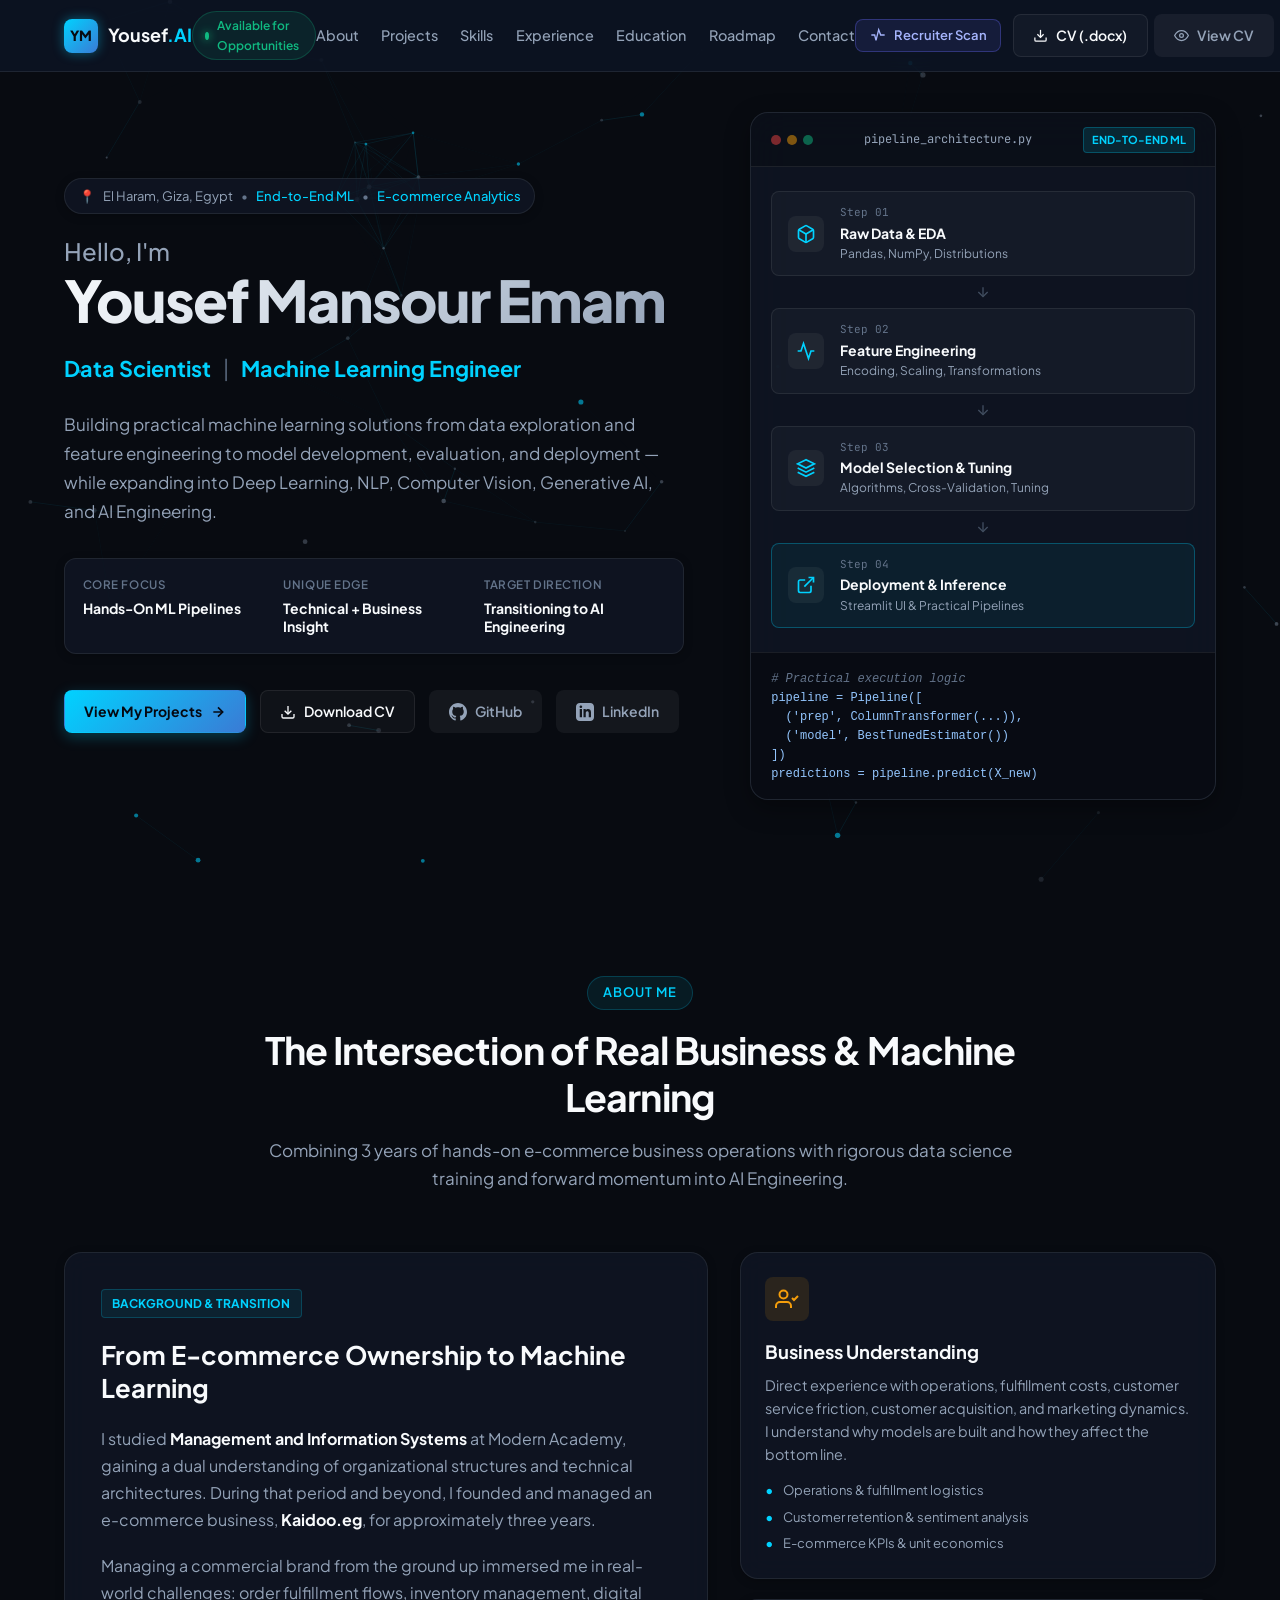
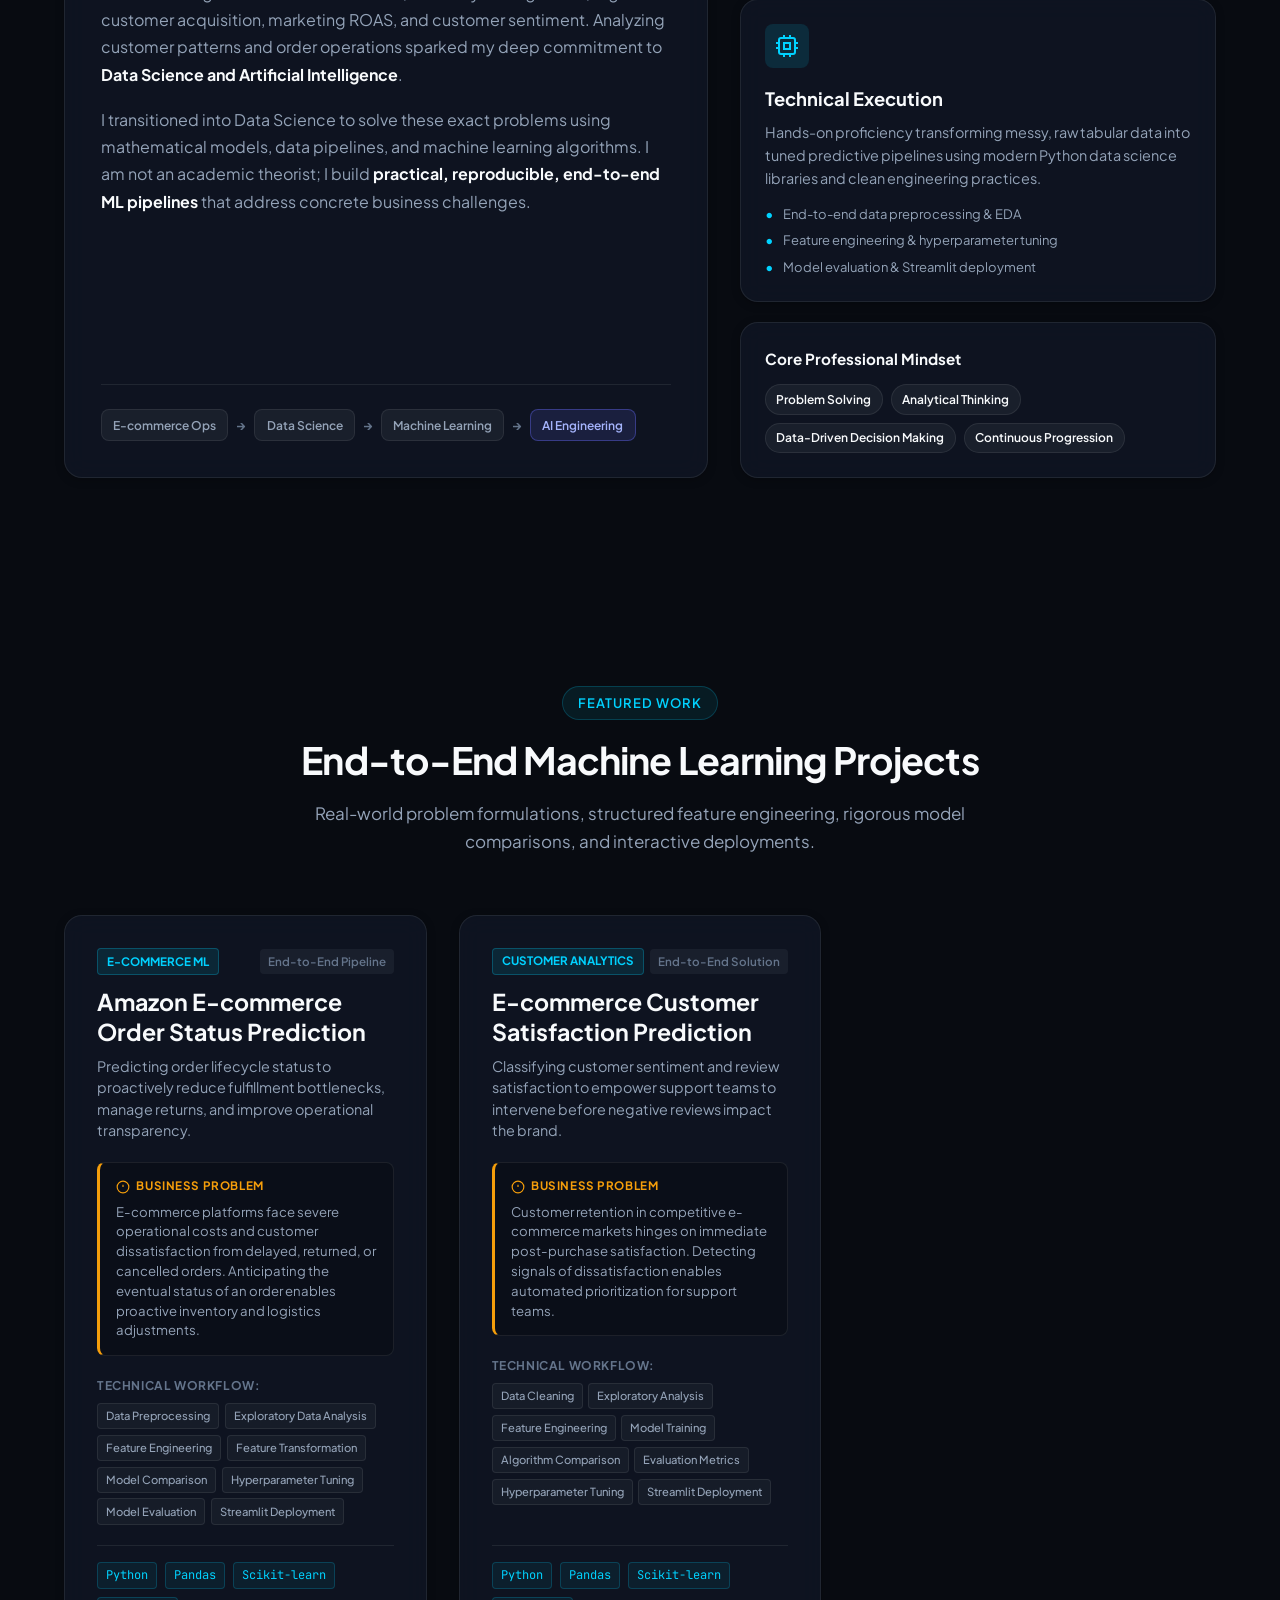
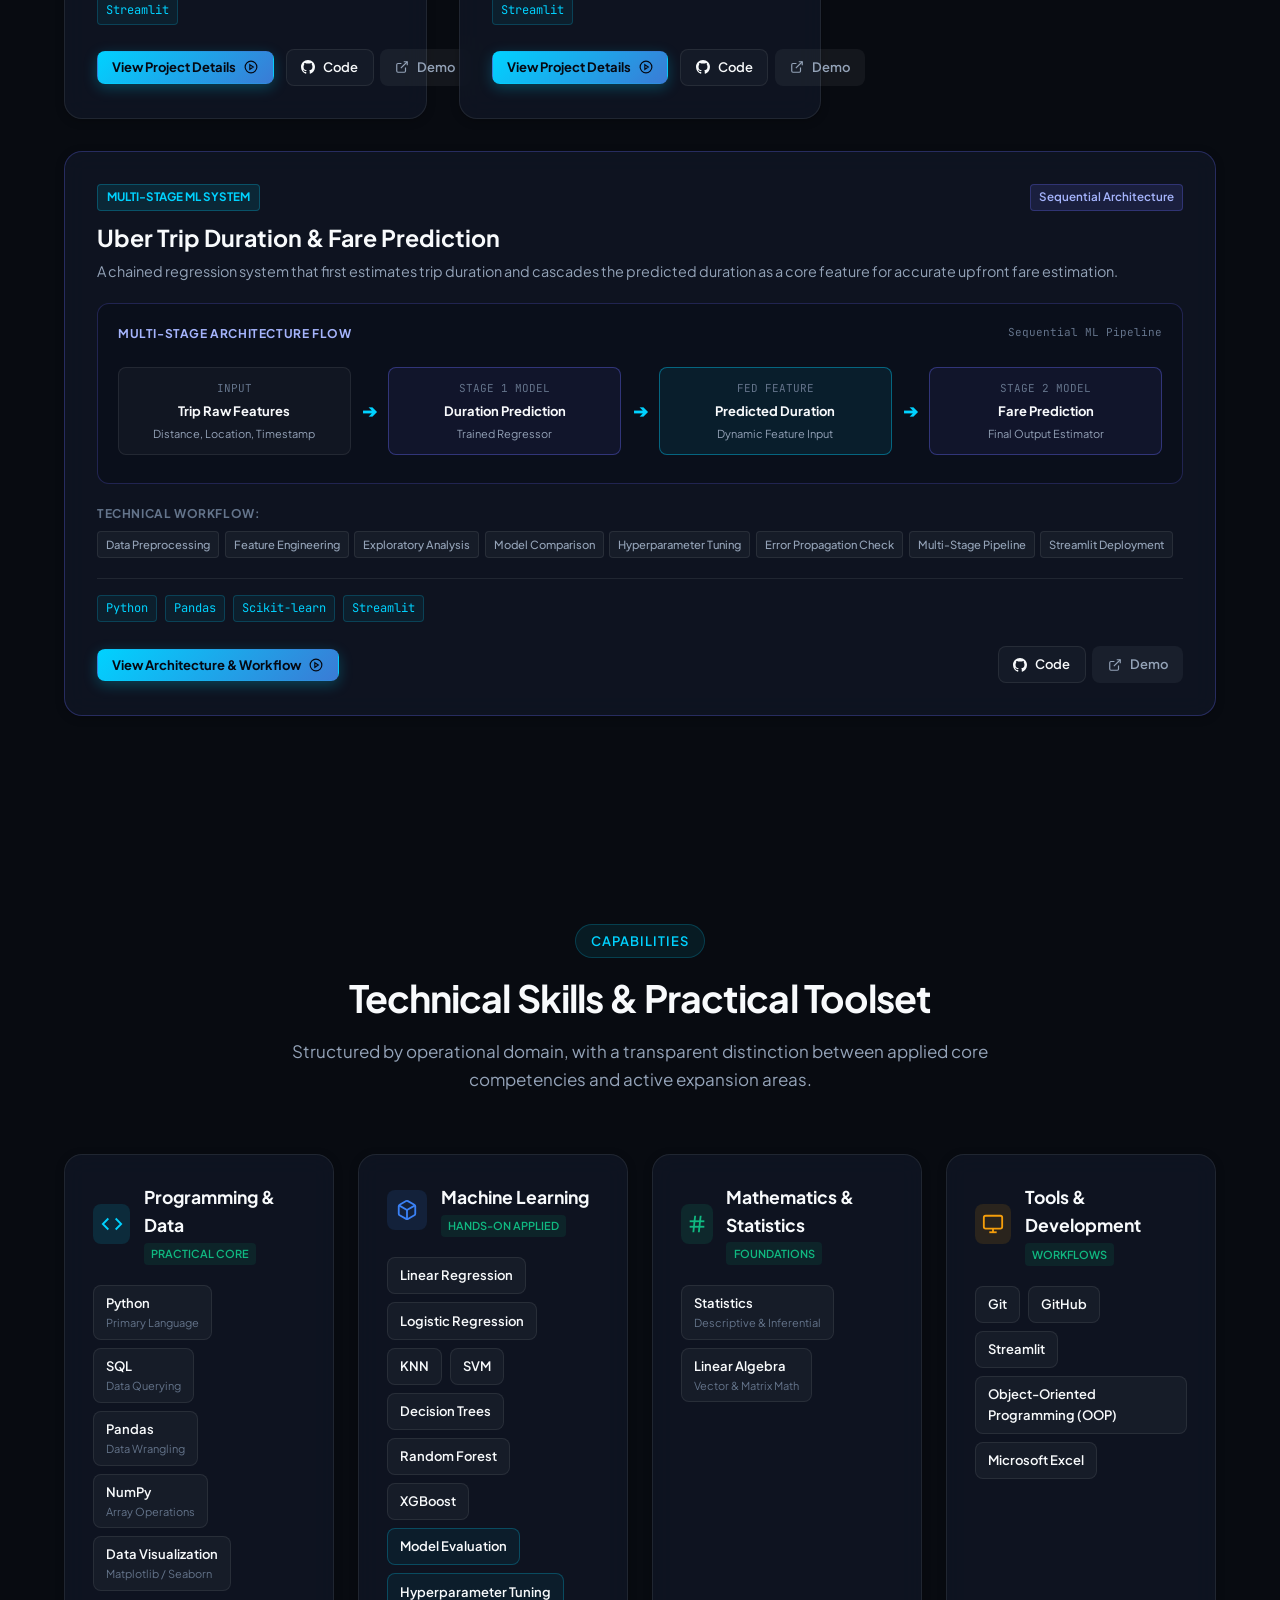
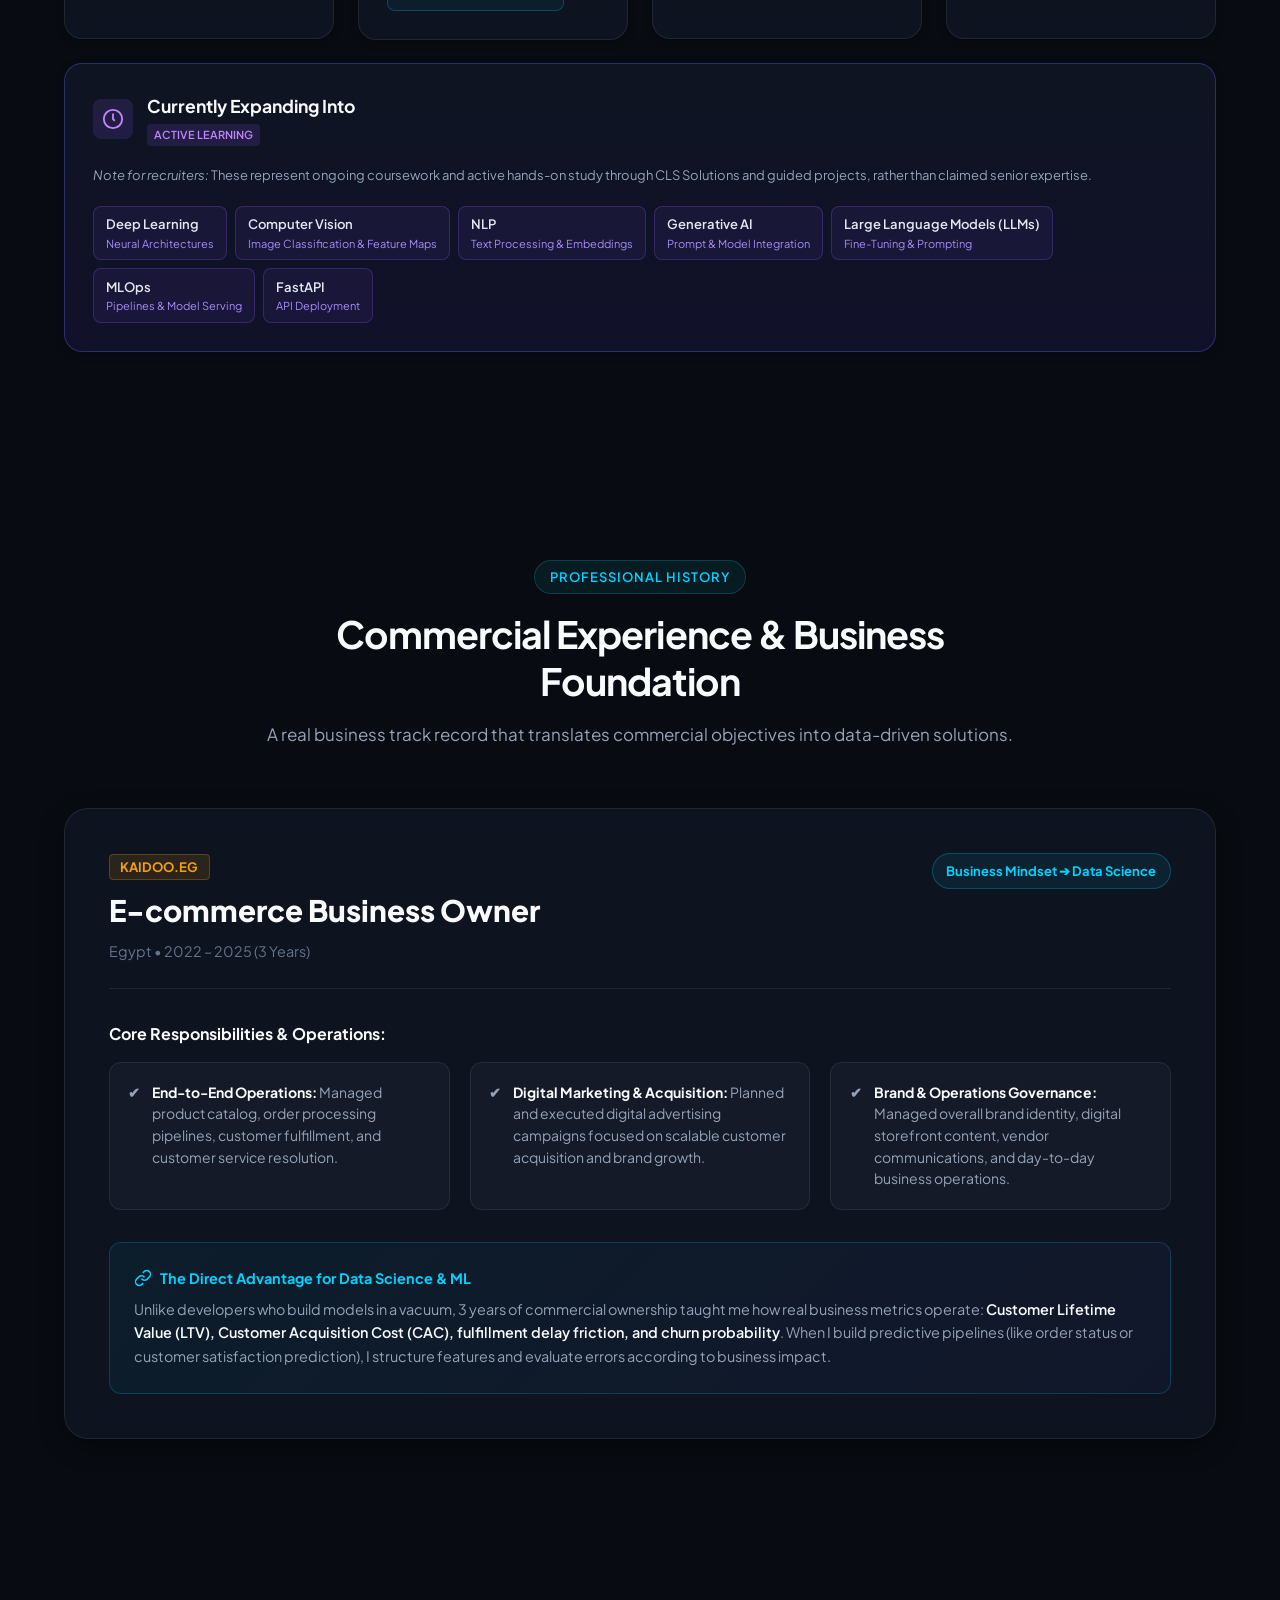
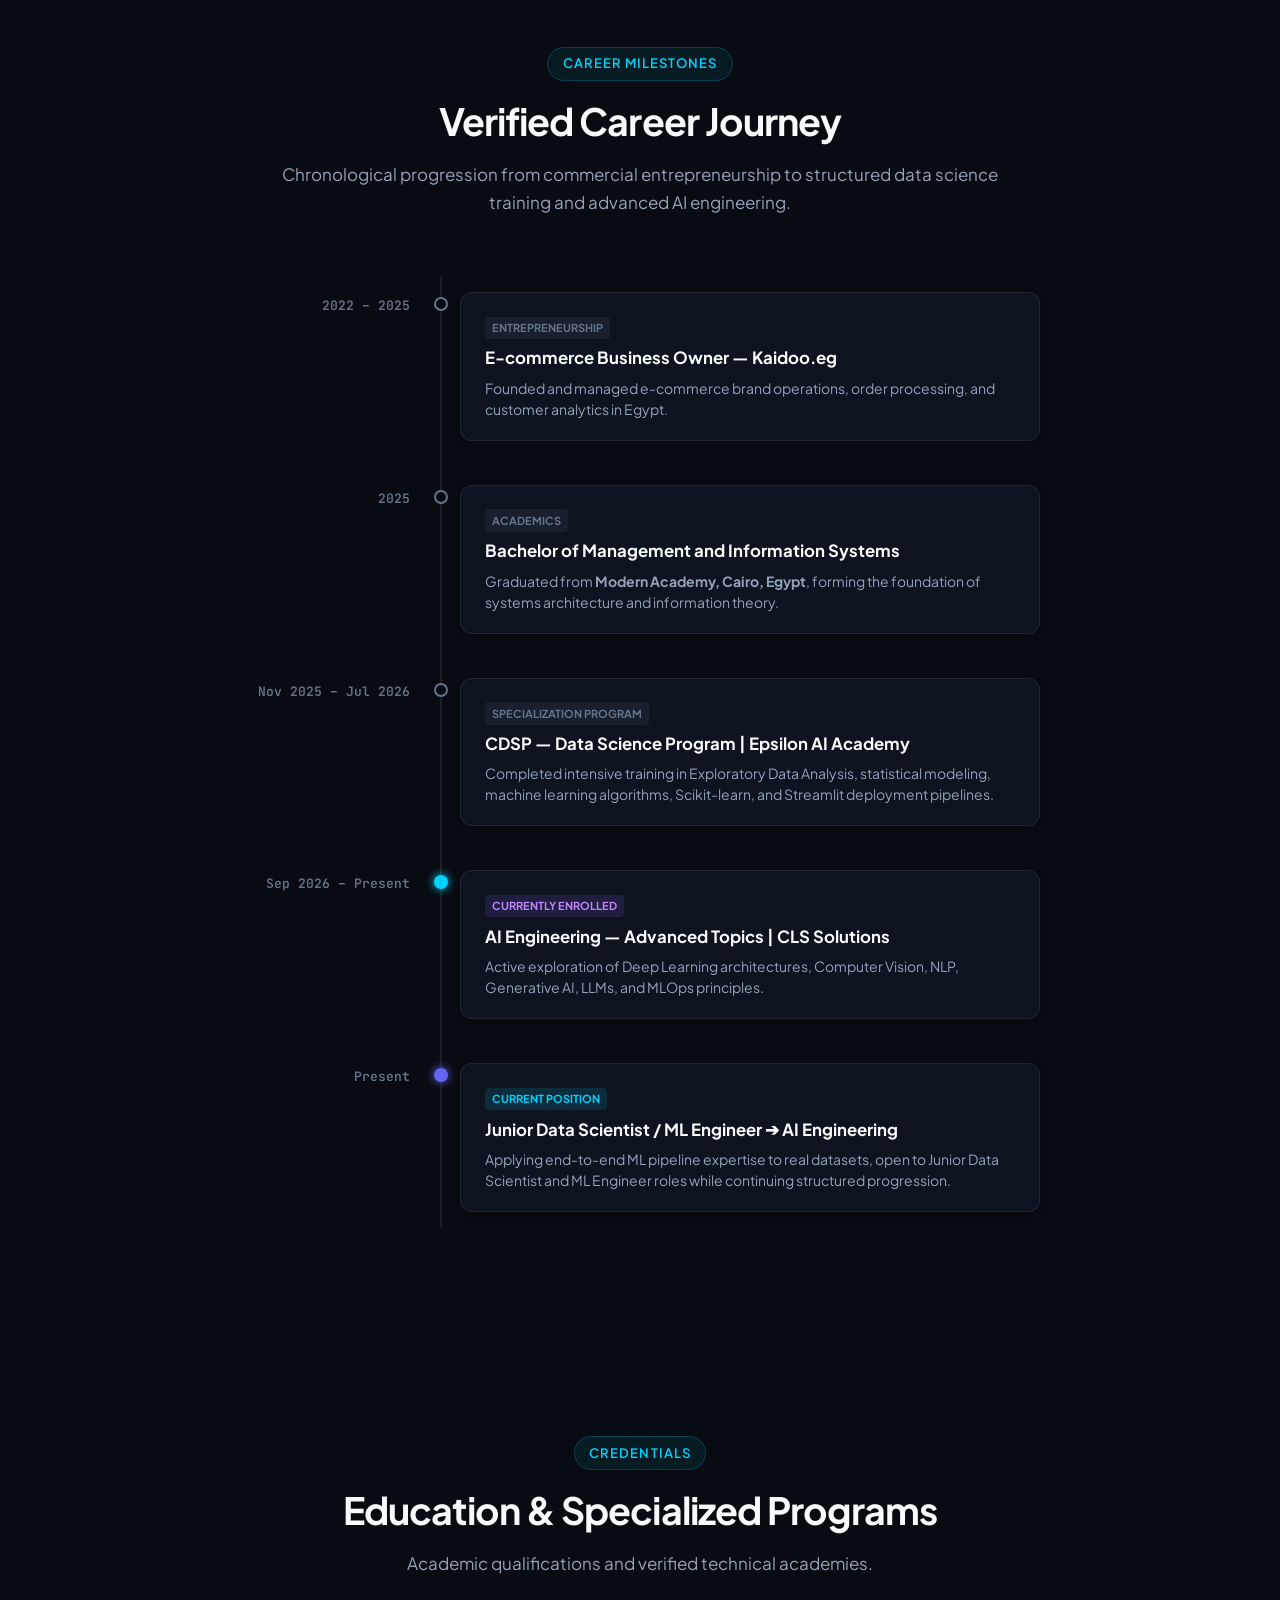
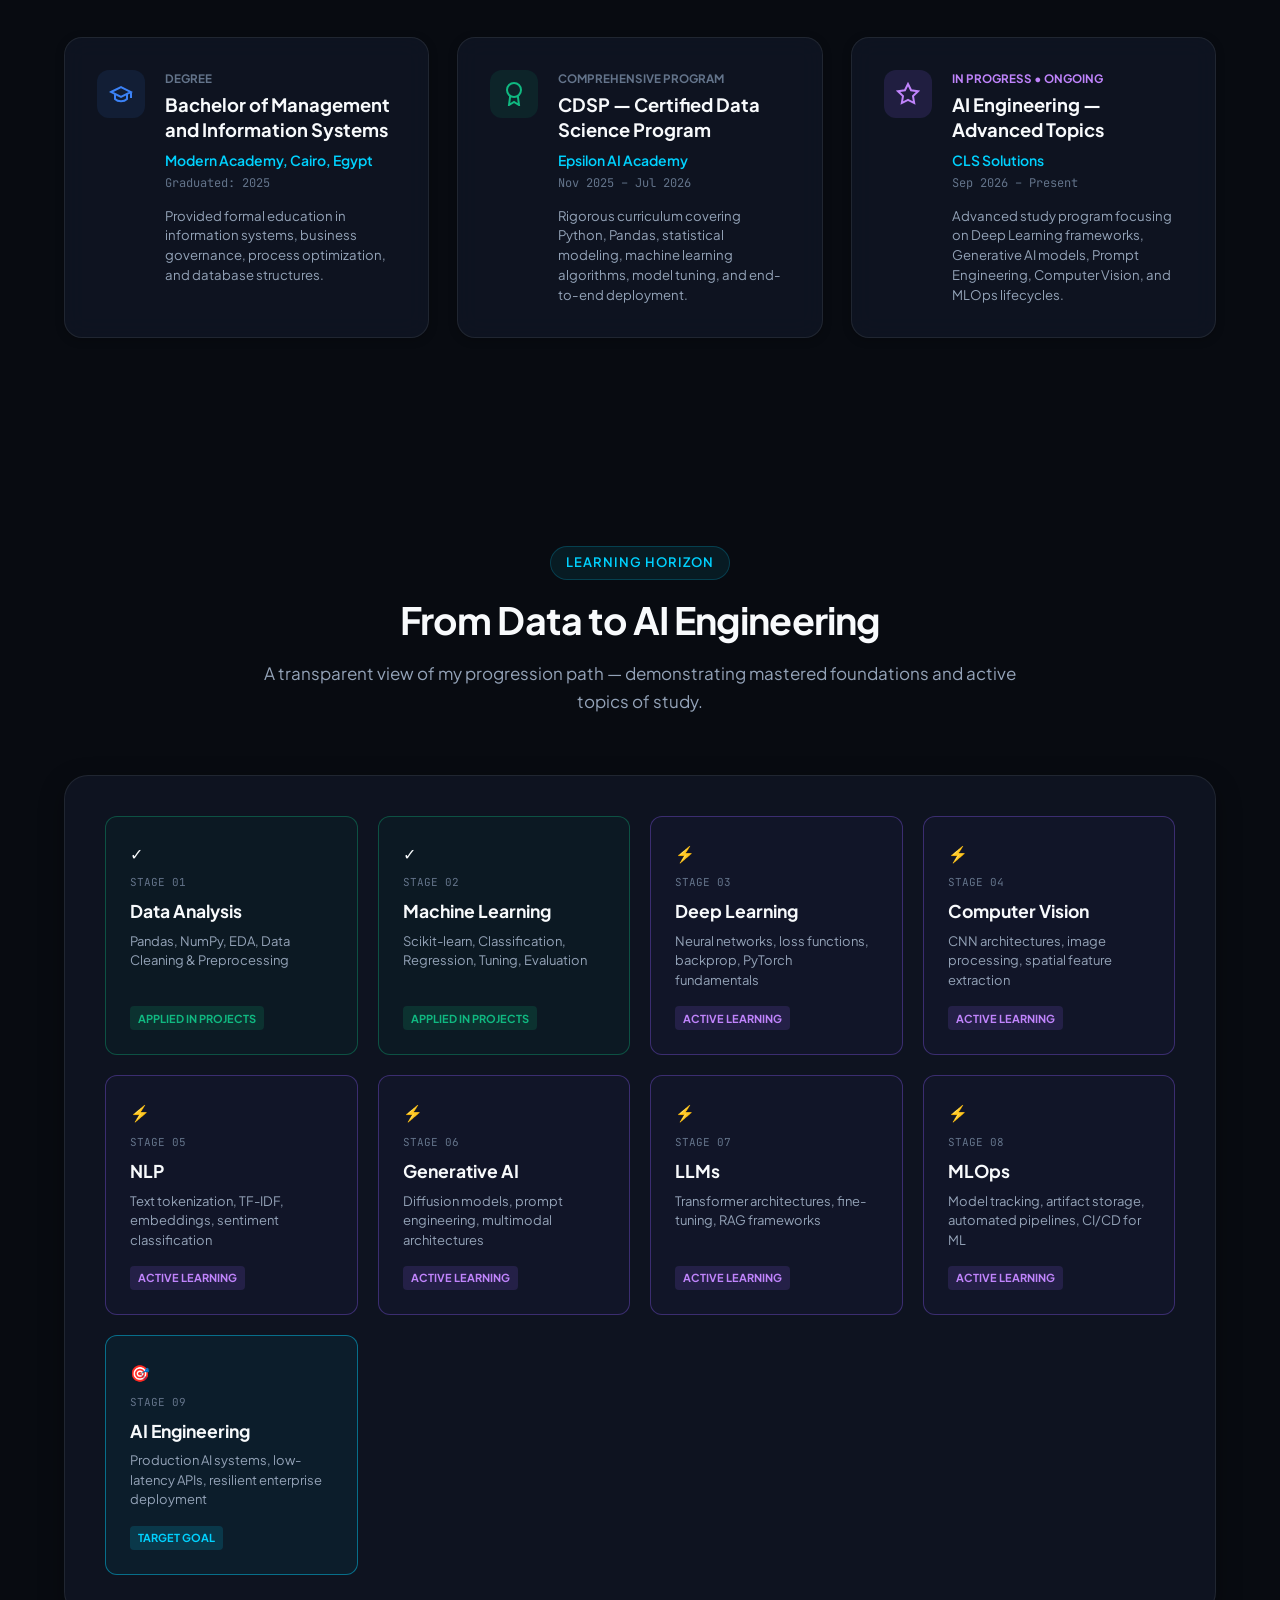
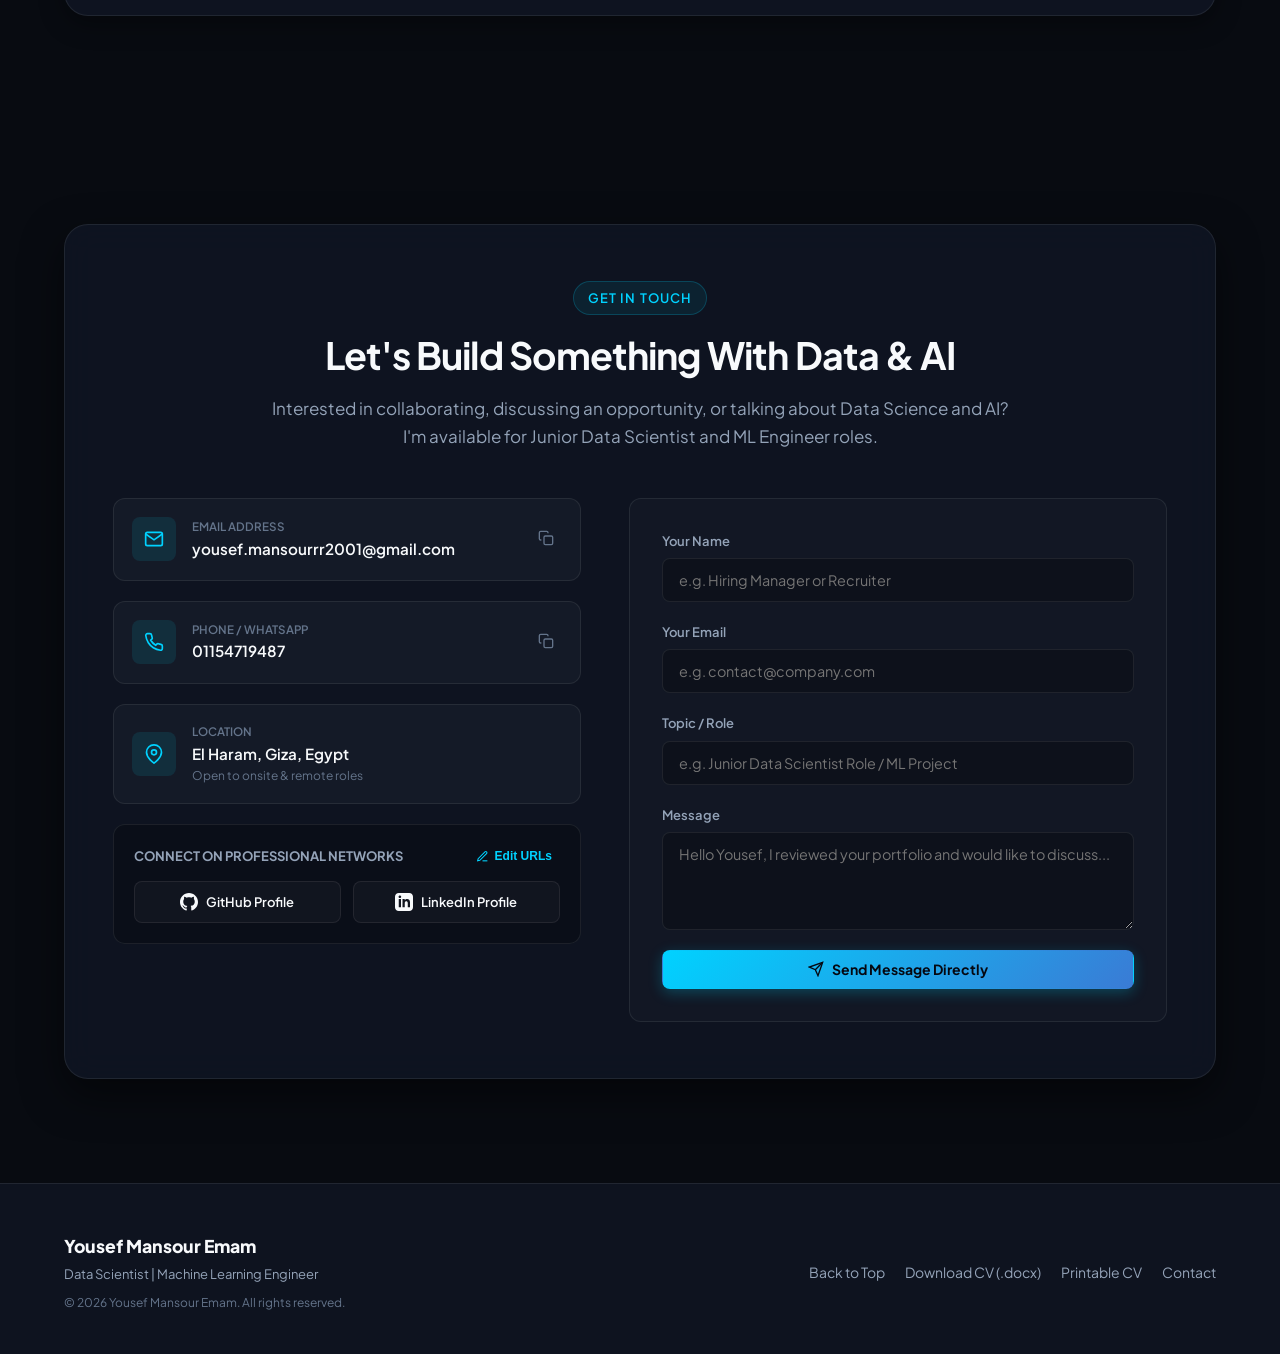
<file: index.html>
<!DOCTYPE html>
<html lang="en" data-theme="dark">
<head>
  <meta charset="UTF-8">
  <meta name="viewport" content="width=device-width, initial-scale=1.0">
  <title>Yousef Mansour Emam | Data Scientist & Machine Learning Engineer</title>
  <meta name="description" content="Portfolio of Yousef Mansour Emam — Junior Data Scientist & Machine Learning Engineer with practical experience in end-to-end ML pipelines, e-commerce data analytics, and expanding into AI Engineering.">
  <meta name="keywords" content="Yousef Mansour Emam, Data Scientist, Machine Learning Engineer, AI Engineering, Python, Scikit-learn, Streamlit, Cairo Egypt">
  <meta name="author" content="Yousef Mansour Emam">
  
  <!-- Favicon & Canonical -->
  <link rel="icon" type="image/svg+xml" href="favicon.svg">
  <link rel="canonical" href="https://ym320917-blip.github.io/">

  <!-- Open Graph / Meta -->
  <meta property="og:type" content="website">
  <meta property="og:url" content="https://ym320917-blip.github.io/">
  <meta property="og:title" content="Yousef Mansour Emam | Data Scientist & Machine Learning Engineer">
  <meta property="og:description" content="Building practical machine learning solutions from exploratory data analysis to deployed models, with e-commerce business insight and progression into AI Engineering.">
  
  <!-- Google Fonts -->
  <link rel="preconnect" href="https://fonts.googleapis.com">
  <link rel="preconnect" href="https://fonts.gstatic.com" crossorigin>
  <link href="https://fonts.googleapis.com/css2?family=Plus+Jakarta+Sans:wght@300;400;500;600;700;800&family=JetBrains+Mono:wght@400;500;600&display=swap" rel="stylesheet">
  
  <!-- Main Stylesheet -->
  <link rel="stylesheet" href="styles.css">
</head>
<body>
  <!-- Canvas Background for Hero & Atmosphere -->
  <canvas id="neural-canvas" aria-hidden="true"></canvas>

  <!-- Navigation Bar -->
  <header class="navbar" id="navbar">
    <div class="nav-container">
      <a href="#hero" class="nav-logo" aria-label="Yousef Mansour Emam Home">
        <span class="logo-mark">YM</span>
        <span class="logo-text">Yousef<span>.AI</span></span>
      </a>

      <!-- Recruiter Available Indicator -->
      <div class="status-indicator-pill" title="Currently open to Data Science & ML opportunities">
        <span class="pulse-dot"></span>
        <span class="status-text">Available for Opportunities</span>
      </div>

      <!-- Navigation Links -->
      <nav class="nav-links" id="nav-menu" aria-label="Primary Navigation">
        <a href="#about" class="nav-link">About</a>
        <a href="#projects" class="nav-link">Projects</a>
        <a href="#skills" class="nav-link">Skills</a>
        <a href="#experience" class="nav-link">Experience</a>
        <a href="#education" class="nav-link">Education</a>
        <a href="#roadmap" class="nav-link">Roadmap</a>
        <a href="#contact" class="nav-link">Contact</a>
      </nav>

      <!-- Action Buttons -->
      <div class="nav-actions">
        <!-- 15-Second Recruiter Overview Button -->
        <button class="btn btn-scan" id="btn-open-scan" title="View 15-second summary for hiring managers">
          <svg width="16" height="16" viewBox="0 0 24 24" fill="none" stroke="currentColor" stroke-width="2"><path d="M2 12h5l2 8 4-16 3 8h6"/></svg>
          <span>Recruiter Scan</span>
        </button>

        <!-- CV Actions Dropdown / Direct Download -->
        <div class="cv-dropdown-wrapper">
          <a href="Yousef_Mansour_Emam_CV_revised.docx" download="Yousef_Mansour_Emam_CV.docx" class="btn btn-outline cv-btn" id="nav-cv-btn">
            <svg width="15" height="15" viewBox="0 0 24 24" fill="none" stroke="currentColor" stroke-width="2"><path d="M21 15v4a2 2 0 0 1-2 2H5a2 2 0 0 1-2-2v-4"/><polyline points="7 10 12 15 17 10"/><line x1="12" y1="15" x2="12" y2="3"/></svg>
            <span>CV (.docx)</span>
          </a>
          <a href="cv.html" target="_blank" class="btn btn-secondary cv-view-btn" title="View & Print ATS-Optimized CV">
            <svg width="15" height="15" viewBox="0 0 24 24" fill="none" stroke="currentColor" stroke-width="2"><path d="M1 12s4-8 11-8 11 8 11 8-4 8-11 8-11-8-11-8z"/><circle cx="12" cy="12" r="3"/></svg>
            <span>View CV</span>
          </a>
        </div>

        <!-- Theme Toggle -->
        <button class="theme-toggle-btn" id="theme-toggle" aria-label="Toggle Color Theme" title="Toggle theme">
          <svg class="sun-icon" width="18" height="18" viewBox="0 0 24 24" fill="none" stroke="currentColor" stroke-width="2"><circle cx="12" cy="12" r="5"/><line x1="12" y1="1" x2="12" y2="3"/><line x1="12" y1="21" x2="12" y2="23"/><line x1="4.22" y1="4.22" x2="5.64" y2="5.64"/><line x1="18.36" y1="18.36" x2="19.78" y2="19.78"/><line x1="1" y1="12" x2="3" y2="12"/><line x1="21" y1="12" x2="23" y2="12"/><line x1="4.22" y1="19.78" x2="5.64" y2="18.36"/><line x1="18.36" y1="5.64" x2="19.78" y2="4.22"/></svg>
          <svg class="moon-icon" width="18" height="18" viewBox="0 0 24 24" fill="none" stroke="currentColor" stroke-width="2"><path d="M21 12.79A9 9 0 1 1 11.21 3 7 7 0 0 0 21 12.79z"/></svg>
        </button>

        <!-- Mobile Menu Toggle -->
        <button class="mobile-menu-btn" id="mobile-menu-btn" aria-label="Toggle navigation menu" aria-expanded="false">
          <span></span>
          <span></span>
          <span></span>
        </button>
      </div>
    </div>
  </header>

  <main id="main-content">
    <!-- HERO SECTION -->
    <section class="hero-section" id="hero">
      <div class="container hero-container">
        <div class="hero-content">
          <!-- Location & Focus Badge -->
          <div class="hero-badge">
            <span class="location-pin">📍</span>
            <span>El Haram, Giza, Egypt</span>
            <span class="badge-separator">•</span>
            <span class="badge-tag">End-to-End ML</span>
            <span class="badge-separator">•</span>
            <span class="badge-tag">E-commerce Analytics</span>
          </div>

          <!-- Main Title -->
          <h1 class="hero-title">
            <span class="greeting-pre">Hello, I'm</span>
            <span class="name-highlight">Yousef Mansour Emam</span>
          </h1>

          <!-- Professional Subtitle -->
          <div class="hero-subheadline">
            <span class="title-role">Data Scientist</span>
            <span class="title-divider">|</span>
            <span class="title-role">Machine Learning Engineer</span>
          </div>

          <!-- Supporting Text -->
          <p class="hero-supporting-text">
            Building practical machine learning solutions from data exploration and feature engineering to model development, evaluation, and deployment — while expanding into Deep Learning, NLP, Computer Vision, Generative AI, and AI Engineering.
          </p>

          <!-- Core Value Metrics / Pillars (Honest & Grounded) -->
          <div class="hero-pillars">
            <div class="pillar-item">
              <span class="pillar-label">Core Focus</span>
              <span class="pillar-value">Hands-On ML Pipelines</span>
            </div>
            <div class="pillar-item">
              <span class="pillar-label">Unique Edge</span>
              <span class="pillar-value">Technical + Business Insight</span>
            </div>
            <div class="pillar-item">
              <span class="pillar-label">Target Direction</span>
              <span class="pillar-value">Transitioning to AI Engineering</span>
            </div>
          </div>

          <!-- CTA Buttons -->
          <div class="hero-ctas">
            <a href="#projects" class="btn btn-primary btn-glow" id="hero-cta-projects">
              <span>View My Projects</span>
              <svg width="16" height="16" viewBox="0 0 24 24" fill="none" stroke="currentColor" stroke-width="2.5"><line x1="5" y1="12" x2="19" y2="12"/><polyline points="12 5 19 12 12 19"/></svg>
            </a>
            <a href="Yousef_Mansour_Emam_CV_revised.docx" download="Yousef_Mansour_Emam_CV.docx" class="btn btn-outline" id="hero-cta-cv">
              <svg width="16" height="16" viewBox="0 0 24 24" fill="none" stroke="currentColor" stroke-width="2"><path d="M21 15v4a2 2 0 0 1-2 2H5a2 2 0 0 1-2-2v-4"/><polyline points="7 10 12 15 17 10"/><line x1="12" y1="15" x2="12" y2="3"/></svg>
              <span>Download CV</span>
            </a>
            <a href="https://github.com/ym320917-blip" class="btn btn-secondary github-link-btn" id="hero-cta-github" target="_blank" rel="noopener">
              <svg width="18" height="18" viewBox="0 0 24 24" fill="currentColor"><path d="M12 0c-6.626 0-12 5.373-12 12 0 5.302 3.438 9.8 8.207 11.387.599.111.793-.261.793-.577v-2.234c-3.338.726-4.033-1.416-4.033-1.416-.546-1.387-1.333-1.756-1.333-1.756-1.089-.745.083-.729.083-.729 1.205.084 1.839 1.237 1.839 1.237 1.07 1.834 2.807 1.304 3.492.997.107-.775.418-1.305.762-1.604-2.665-.305-5.467-1.334-5.467-5.931 0-1.311.469-2.381 1.236-3.221-.124-.303-.535-1.524.117-3.176 0 0 1.008-.322 3.301 1.23.957-.266 1.983-.399 3.003-.404 1.02.005 2.047.138 3.006.404 2.291-1.552 3.297-1.23 3.297-1.23.653 1.653.242 2.874.118 3.176.77.84 1.235 1.911 1.235 3.221 0 4.609-2.807 5.624-5.479 5.921.43.372.823 1.102.823 2.222v3.293c0 .319.192.694.801.576 4.765-1.589 8.199-6.086 8.199-11.386 0-6.627-5.373-12-12-12z"/></svg>
              <span class="gh-btn-label">GitHub</span>
            </a>
            <a href="#contact" class="btn btn-secondary linkedin-link-btn" id="hero-cta-linkedin" target="_blank" rel="noopener">
              <svg width="18" height="18" viewBox="0 0 24 24" fill="currentColor"><path d="M19 0h-14c-2.761 0-5 2.239-5 5v14c0 2.761 2.239 5 5 5h14c2.762 0 5-2.239 5-5v-14c0-2.761-2.238-5-5-5zm-11 19h-3v-11h3v11zm-1.5-12.268c-.966 0-1.75-.79-1.75-1.764s.784-1.764 1.75-1.764 1.75.79 1.75 1.764-.783 1.764-1.75 1.764zm13.5 12.268h-3v-5.604c0-3.368-4-3.113-4 0v5.604h-3v-11h3v1.765c1.396-2.586 7-2.777 7 2.476v6.759z"/></svg>
              <span class="li-btn-label">LinkedIn</span>
            </a>
          </div>
        </div>

        <!-- Hero Visual: Interactive End-to-End ML Pipeline Flow -->
        <div class="hero-pipeline-card">
          <div class="card-header-bar">
            <div class="window-dots">
              <span></span><span></span><span></span>
            </div>
            <div class="card-title-code">pipeline_architecture.py</div>
            <div class="pipeline-live-tag">End-to-End ML</div>
          </div>
          
          <div class="pipeline-flow-diagram">
            <div class="flow-step" data-step="1">
              <div class="step-icon">
                <svg width="20" height="20" viewBox="0 0 24 24" fill="none" stroke="currentColor" stroke-width="2"><path d="M21 16V8a2 2 0 0 0-1-1.73l-7-4a2 2 0 0 0-2 0l-7 4A2 2 0 0 0 3 8v8a2 2 0 0 0 1 1.73l7 4a2 2 0 0 0 2 0l7-4A2 2 0 0 0 21 16z"/><polyline points="3.27 6.96 12 12.01 20.73 6.96"/><line x1="12" y1="22.08" x2="12" y2="12"/></svg>
              </div>
              <div class="step-info">
                <span class="step-num">Step 01</span>
                <span class="step-name">Raw Data & EDA</span>
                <span class="step-detail">Pandas, NumPy, Distributions</span>
              </div>
            </div>

            <div class="flow-arrow">
              <svg width="16" height="16" viewBox="0 0 24 24" fill="none" stroke="currentColor" stroke-width="2"><line x1="12" y1="5" x2="12" y2="19"/><polyline points="19 12 12 19 5 12"/></svg>
            </div>

            <div class="flow-step" data-step="2">
              <div class="step-icon">
                <svg width="20" height="20" viewBox="0 0 24 24" fill="none" stroke="currentColor" stroke-width="2"><polyline points="22 12 18 12 15 21 9 3 6 12 2 12"/></svg>
              </div>
              <div class="step-info">
                <span class="step-num">Step 02</span>
                <span class="step-name">Feature Engineering</span>
                <span class="step-detail">Encoding, Scaling, Transformations</span>
              </div>
            </div>

            <div class="flow-arrow">
              <svg width="16" height="16" viewBox="0 0 24 24" fill="none" stroke="currentColor" stroke-width="2"><line x1="12" y1="5" x2="12" y2="19"/><polyline points="19 12 12 19 5 12"/></svg>
            </div>

            <div class="flow-step" data-step="3">
              <div class="step-icon">
                <svg width="20" height="20" viewBox="0 0 24 24" fill="none" stroke="currentColor" stroke-width="2"><polygon points="12 2 2 7 12 12 22 7 12 2"/><polyline points="2 17 12 22 22 17"/><polyline points="2 12 12 17 22 12"/></svg>
              </div>
              <div class="step-info">
                <span class="step-num">Step 03</span>
                <span class="step-name">Model Selection & Tuning</span>
                <span class="step-detail">Algorithms, Cross-Validation, Tuning</span>
              </div>
            </div>

            <div class="flow-arrow">
              <svg width="16" height="16" viewBox="0 0 24 24" fill="none" stroke="currentColor" stroke-width="2"><line x1="12" y1="5" x2="12" y2="19"/><polyline points="19 12 12 19 5 12"/></svg>
            </div>

            <div class="flow-step active-flow" data-step="4">
              <div class="step-icon">
                <svg width="20" height="20" viewBox="0 0 24 24" fill="none" stroke="currentColor" stroke-width="2"><path d="M18 13v6a2 2 0 0 1-2 2H5a2 2 0 0 1-2-2V8a2 2 0 0 1 2-2h6"/><polyline points="15 3 21 3 21 9"/><line x1="10" y1="14" x2="21" y2="3"/></svg>
              </div>
              <div class="step-info">
                <span class="step-num">Step 04</span>
                <span class="step-name">Deployment & Inference</span>
                <span class="step-detail">Streamlit UI & Practical Pipelines</span>
              </div>
            </div>
          </div>

          <div class="pipeline-code-preview">
            <code><span class="code-comment"># Practical execution logic</span><br>
            pipeline = Pipeline([<br>
            &nbsp;&nbsp;('prep', ColumnTransformer(...)),<br>
            &nbsp;&nbsp;('model', BestTunedEstimator())<br>
            ])<br>
            predictions = pipeline.predict(X_new)</code>
          </div>
        </div>
      </div>
    </section>

    <!-- ABOUT ME SECTION -->
    <section class="section about-section" id="about">
      <div class="container">
        <div class="section-header">
          <span class="section-tag">About Me</span>
          <h2 class="section-title">The Intersection of Real Business & Machine Learning</h2>
          <p class="section-subtitle">Combining 3 years of hands-on e-commerce business operations with rigorous data science training and forward momentum into AI Engineering.</p>
        </div>

        <div class="about-grid">
          <!-- Story Card -->
          <div class="about-card story-card">
            <div class="card-badge">Background & Transition</div>
            <h3>From E-commerce Ownership to Machine Learning</h3>
            <p>
              I studied <strong>Management and Information Systems</strong> at Modern Academy, gaining a dual understanding of organizational structures and technical architectures. During that period and beyond, I founded and managed an e-commerce business, <strong>Kaidoo.eg</strong>, for approximately three years.
            </p>
            <p>
              Managing a commercial brand from the ground up immersed me in real-world challenges: order fulfillment flows, inventory management, digital customer acquisition, marketing ROAS, and customer sentiment. Analyzing customer patterns and order operations sparked my deep commitment to <strong>Data Science and Artificial Intelligence</strong>.
            </p>
            <p>
              I transitioned into Data Science to solve these exact problems using mathematical models, data pipelines, and machine learning algorithms. I am not an academic theorist; I build <strong>practical, reproducible, end-to-end ML pipelines</strong> that address concrete business challenges.
            </p>

            <div class="progression-pill-chain">
              <span class="chain-step">E-commerce Ops</span>
              <span class="chain-arrow">→</span>
              <span class="chain-step">Data Science</span>
              <span class="chain-arrow">→</span>
              <span class="chain-step">Machine Learning</span>
              <span class="chain-arrow">→</span>
              <span class="chain-step active-chain">AI Engineering</span>
            </div>
          </div>

          <!-- Dual Advantage Bento Cards -->
          <div class="about-dual-column">
            <!-- Business Value Card -->
            <div class="about-card advantage-card">
              <div class="advantage-icon business-icon">
                <svg width="24" height="24" viewBox="0 0 24 24" fill="none" stroke="currentColor" stroke-width="2"><path d="M16 21v-2a4 4 0 0 0-4-4H5a4 4 0 0 0-4 4v2"/><circle cx="8.5" cy="7.5" r="4"/><polyline points="17 11 19 13 23 9"/></svg>
              </div>
              <h4>Business Understanding</h4>
              <p>Direct experience with operations, fulfillment costs, customer service friction, customer acquisition, and marketing dynamics. I understand why models are built and how they affect the bottom line.</p>
              <ul class="advantage-list">
                <li>Operations & fulfillment logistics</li>
                <li>Customer retention & sentiment analysis</li>
                <li>E-commerce KPIs & unit economics</li>
              </ul>
            </div>

            <!-- Technical Rigor Card -->
            <div class="about-card advantage-card">
              <div class="advantage-icon tech-icon">
                <svg width="24" height="24" viewBox="0 0 24 24" fill="none" stroke="currentColor" stroke-width="2"><rect x="4" y="4" width="16" height="16" rx="2" ry="2"/><rect x="9" y="9" width="6" height="6"/><line x1="9" y1="1" x2="9" y2="4"/><line x1="15" y1="1" x2="15" y2="4"/><line x1="9" y1="20" x2="9" y2="23"/><line x1="15" y1="20" x2="15" y2="23"/><line x1="20" y1="9" x2="23" y2="9"/><line x1="20" y1="14" x2="23" y2="14"/><line x1="1" y1="9" x2="4" y2="9"/><line x1="1" y1="14" x2="4" y2="14"/></svg>
              </div>
              <h4>Technical Execution</h4>
              <p>Hands-on proficiency transforming messy, raw tabular data into tuned predictive pipelines using modern Python data science libraries and clean engineering practices.</p>
              <ul class="advantage-list">
                <li>End-to-end data preprocessing & EDA</li>
                <li>Feature engineering & hyperparameter tuning</li>
                <li>Model evaluation & Streamlit deployment</li>
              </ul>
            </div>

            <!-- Honest Professional Skills Card -->
            <div class="about-card advantage-card skills-mini-card">
              <h4>Core Professional Mindset</h4>
              <div class="soft-skills-tags">
                <span class="soft-tag">Problem Solving</span>
                <span class="soft-tag">Analytical Thinking</span>
                <span class="soft-tag">Data-Driven Decision Making</span>
                <span class="soft-tag">Continuous Progression</span>
              </div>
            </div>
          </div>
        </div>
      </div>
    </section>

    <!-- PROJECTS SECTION -->
    <section class="section projects-section" id="projects">
      <div class="container">
        <div class="section-header">
          <span class="section-tag">Featured Work</span>
          <h2 class="section-title">End-to-End Machine Learning Projects</h2>
          <p class="section-subtitle">Real-world problem formulations, structured feature engineering, rigorous model comparisons, and interactive deployments.</p>
        </div>

        <!-- Project Cards Grid -->
        <div class="projects-grid">

          <!-- PROJECT 1: Amazon E-commerce Order Status Prediction -->
          <article class="project-card" data-project="amazon-order">
            <div class="project-card-header">
              <div class="project-badge-row">
                <span class="project-cat-badge">E-commerce ML</span>
                <span class="project-status-badge">End-to-End Pipeline</span>
              </div>
              <h3 class="project-title">Amazon E-commerce Order Status Prediction</h3>
              <p class="project-tagline">Predicting order lifecycle status to proactively reduce fulfillment bottlenecks, manage returns, and improve operational transparency.</p>
            </div>

            <!-- Business Problem Callout -->
            <div class="project-business-box">
              <div class="box-label">
                <svg width="14" height="14" viewBox="0 0 24 24" fill="none" stroke="currentColor" stroke-width="2"><circle cx="12" cy="12" r="10"/><line x1="12" y1="8" x2="12" y2="12"/><line x1="12" y1="16" x2="12.01" y2="16"/></svg>
                <span>Business Problem</span>
              </div>
              <p>E-commerce platforms face severe operational costs and customer dissatisfaction from delayed, returned, or cancelled orders. Anticipating the eventual status of an order enables proactive inventory and logistics adjustments.</p>
            </div>

            <!-- Technical Pipeline Stages -->
            <div class="project-workflow-summary">
              <div class="workflow-title">Technical Workflow:</div>
              <div class="workflow-tags-grid">
                <span class="wf-pill">Data Preprocessing</span>
                <span class="wf-pill">Exploratory Data Analysis</span>
                <span class="wf-pill">Feature Engineering</span>
                <span class="wf-pill">Feature Transformation</span>
                <span class="wf-pill">Model Comparison</span>
                <span class="wf-pill">Hyperparameter Tuning</span>
                <span class="wf-pill">Model Evaluation</span>
                <span class="wf-pill">Streamlit Deployment</span>
              </div>
            </div>

            <!-- Tech Stack Tags -->
            <div class="project-tech-stack">
              <span class="tech-tag">Python</span>
              <span class="tech-tag">Pandas</span>
              <span class="tech-tag">Scikit-learn</span>
              <span class="tech-tag">Streamlit</span>
            </div>

            <!-- Action Buttons -->
            <div class="project-card-footer">
              <button class="btn btn-primary btn-sm btn-open-modal" data-modal="amazon-order">
                <span>View Project Details</span>
                <svg width="14" height="14" viewBox="0 0 24 24" fill="none" stroke="currentColor" stroke-width="2"><circle cx="12" cy="12" r="10"/><polygon points="10 8 16 12 10 16 10 8"/></svg>
              </button>
              <div class="external-links-row">
                <a href="#contact" class="btn btn-outline btn-sm gh-link-anchor" title="View Code Repository" target="_blank" rel="noopener">
                  <svg width="14" height="14" viewBox="0 0 24 24" fill="currentColor"><path d="M12 0c-6.626 0-12 5.373-12 12 0 5.302 3.438 9.8 8.207 11.387.599.111.793-.261.793-.577v-2.234c-3.338.726-4.033-1.416-4.033-1.416-.546-1.387-1.333-1.756-1.333-1.756-1.089-.745.083-.729.083-.729 1.205.084 1.839 1.237 1.839 1.237 1.07 1.834 2.807 1.304 3.492.997.107-.775.418-1.305.762-1.604-2.665-.305-5.467-1.334-5.467-5.931 0-1.311.469-2.381 1.236-3.221-.124-.303-.535-1.524.117-3.176 0 0 1.008-.322 3.301 1.23.957-.266 1.983-.399 3.003-.404 1.02.005 2.047.138 3.006.404 2.291-1.552 3.297-1.23 3.297-1.23.653 1.653.242 2.874.118 3.176.77.84 1.235 1.911 1.235 3.221 0 4.609-2.807 5.624-5.479 5.921.43.372.823 1.102.823 2.222v3.293c0 .319.192.694.801.576 4.765-1.589 8.199-6.086 8.199-11.386 0-6.627-5.373-12-12-12z"/></svg>
                  <span>Code</span>
                </a>
                <a href="#contact" class="btn btn-secondary btn-sm demo-link-anchor" title="Launch Streamlit Live App" target="_blank" rel="noopener">
                  <svg width="14" height="14" viewBox="0 0 24 24" fill="none" stroke="currentColor" stroke-width="2"><path d="M18 13v6a2 2 0 0 1-2 2H5a2 2 0 0 1-2-2V8a2 2 0 0 1 2-2h6"/><polyline points="15 3 21 3 21 9"/><line x1="10" y1="14" x2="21" y2="3"/></svg>
                  <span>Demo</span>
                </a>
              </div>
            </div>
          </article>

          <!-- PROJECT 2: E-commerce Customer Satisfaction Prediction -->
          <article class="project-card" data-project="customer-satisfaction">
            <div class="project-card-header">
              <div class="project-badge-row">
                <span class="project-cat-badge">Customer Analytics</span>
                <span class="project-status-badge">End-to-End Solution</span>
              </div>
              <h3 class="project-title">E-commerce Customer Satisfaction Prediction</h3>
              <p class="project-tagline">Classifying customer sentiment and review satisfaction to empower support teams to intervene before negative reviews impact the brand.</p>
            </div>

            <!-- Business Problem Callout -->
            <div class="project-business-box">
              <div class="box-label">
                <svg width="14" height="14" viewBox="0 0 24 24" fill="none" stroke="currentColor" stroke-width="2"><circle cx="12" cy="12" r="10"/><line x1="12" y1="8" x2="12" y2="12"/><line x1="12" y1="16" x2="12.01" y2="16"/></svg>
                <span>Business Problem</span>
              </div>
              <p>Customer retention in competitive e-commerce markets hinges on immediate post-purchase satisfaction. Detecting signals of dissatisfaction enables automated prioritization for support teams.</p>
            </div>

            <!-- Technical Pipeline Stages -->
            <div class="project-workflow-summary">
              <div class="workflow-title">Technical Workflow:</div>
              <div class="workflow-tags-grid">
                <span class="wf-pill">Data Cleaning</span>
                <span class="wf-pill">Exploratory Analysis</span>
                <span class="wf-pill">Feature Engineering</span>
                <span class="wf-pill">Model Training</span>
                <span class="wf-pill">Algorithm Comparison</span>
                <span class="wf-pill">Evaluation Metrics</span>
                <span class="wf-pill">Hyperparameter Tuning</span>
                <span class="wf-pill">Streamlit Deployment</span>
              </div>
            </div>

            <!-- Tech Stack Tags -->
            <div class="project-tech-stack">
              <span class="tech-tag">Python</span>
              <span class="tech-tag">Pandas</span>
              <span class="tech-tag">Scikit-learn</span>
              <span class="tech-tag">Streamlit</span>
            </div>

            <!-- Action Buttons -->
            <div class="project-card-footer">
              <button class="btn btn-primary btn-sm btn-open-modal" data-modal="customer-satisfaction">
                <span>View Project Details</span>
                <svg width="14" height="14" viewBox="0 0 24 24" fill="none" stroke="currentColor" stroke-width="2"><circle cx="12" cy="12" r="10"/><polygon points="10 8 16 12 10 16 10 8"/></svg>
              </button>
              <div class="external-links-row">
                <a href="#contact" class="btn btn-outline btn-sm gh-link-anchor" title="View Code Repository" target="_blank" rel="noopener">
                  <svg width="14" height="14" viewBox="0 0 24 24" fill="currentColor"><path d="M12 0c-6.626 0-12 5.373-12 12 0 5.302 3.438 9.8 8.207 11.387.599.111.793-.261.793-.577v-2.234c-3.338.726-4.033-1.416-4.033-1.416-.546-1.387-1.333-1.756-1.333-1.756-1.089-.745.083-.729.083-.729 1.205.084 1.839 1.237 1.839 1.237 1.07 1.834 2.807 1.304 3.492.997.107-.775.418-1.305.762-1.604-2.665-.305-5.467-1.334-5.467-5.931 0-1.311.469-2.381 1.236-3.221-.124-.303-.535-1.524.117-3.176 0 0 1.008-.322 3.301 1.23.957-.266 1.983-.399 3.003-.404 1.02.005 2.047.138 3.006.404 2.291-1.552 3.297-1.23 3.297-1.23.653 1.653.242 2.874.118 3.176.77.84 1.235 1.911 1.235 3.221 0 4.609-2.807 5.624-5.479 5.921.43.372.823 1.102.823 2.222v3.293c0 .319.192.694.801.576 4.765-1.589 8.199-6.086 8.199-11.386 0-6.627-5.373-12-12-12z"/></svg>
                  <span>Code</span>
                </a>
                <a href="#contact" class="btn btn-secondary btn-sm demo-link-anchor" title="Launch Streamlit Live App" target="_blank" rel="noopener">
                  <svg width="14" height="14" viewBox="0 0 24 24" fill="none" stroke="currentColor" stroke-width="2"><path d="M18 13v6a2 2 0 0 1-2 2H5a2 2 0 0 1-2-2V8a2 2 0 0 1 2-2h6"/><polyline points="15 3 21 3 21 9"/><line x1="10" y1="14" x2="21" y2="3"/></svg>
                  <span>Demo</span>
                </a>
              </div>
            </div>
          </article>

          <!-- PROJECT 3: Uber Trip Duration & Fare Prediction (Multi-Stage System) -->
          <article class="project-card featured-architecture-card" data-project="uber-multistage">
            <div class="project-card-header">
              <div class="project-badge-row">
                <span class="project-cat-badge">Multi-Stage ML System</span>
                <span class="project-status-badge architecture-highlight">Sequential Architecture</span>
              </div>
              <h3 class="project-title">Uber Trip Duration & Fare Prediction</h3>
              <p class="project-tagline">A chained regression system that first estimates trip duration and cascades the predicted duration as a core feature for accurate upfront fare estimation.</p>
            </div>

            <!-- Multi-Stage Visual Architecture Box -->
            <div class="multistage-diagram-box">
              <div class="diag-header">
                <span class="diag-title">Multi-Stage Architecture Flow</span>
                <span class="diag-status">Sequential ML Pipeline</span>
              </div>
              <div class="architecture-steps-horizontal">
                <div class="arch-block">
                  <span class="arch-type">Input</span>
                  <span class="arch-label">Trip Raw Features</span>
                  <span class="arch-sub">Distance, Location, Timestamp</span>
                </div>
                <div class="arch-arrow">➔</div>
                <div class="arch-block model-block">
                  <span class="arch-type">Stage 1 Model</span>
                  <span class="arch-label">Duration Prediction</span>
                  <span class="arch-sub">Trained Regressor</span>
                </div>
                <div class="arch-arrow">➔</div>
                <div class="arch-block feature-block">
                  <span class="arch-type">Fed Feature</span>
                  <span class="arch-label">Predicted Duration</span>
                  <span class="arch-sub">Dynamic Feature Input</span>
                </div>
                <div class="arch-arrow">➔</div>
                <div class="arch-block model-block">
                  <span class="arch-type">Stage 2 Model</span>
                  <span class="arch-label">Fare Prediction</span>
                  <span class="arch-sub">Final Output Estimator</span>
                </div>
              </div>
            </div>

            <!-- Technical Pipeline Stages -->
            <div class="project-workflow-summary">
              <div class="workflow-title">Technical Workflow:</div>
              <div class="workflow-tags-grid">
                <span class="wf-pill">Data Preprocessing</span>
                <span class="wf-pill">Feature Engineering</span>
                <span class="wf-pill">Exploratory Analysis</span>
                <span class="wf-pill">Model Comparison</span>
                <span class="wf-pill">Hyperparameter Tuning</span>
                <span class="wf-pill">Error Propagation Check</span>
                <span class="wf-pill">Multi-Stage Pipeline</span>
                <span class="wf-pill">Streamlit Deployment</span>
              </div>
            </div>

            <!-- Tech Stack Tags -->
            <div class="project-tech-stack">
              <span class="tech-tag">Python</span>
              <span class="tech-tag">Pandas</span>
              <span class="tech-tag">Scikit-learn</span>
              <span class="tech-tag">Streamlit</span>
            </div>

            <!-- Action Buttons -->
            <div class="project-card-footer">
              <button class="btn btn-primary btn-sm btn-open-modal" data-modal="uber-multistage">
                <span>View Architecture & Workflow</span>
                <svg width="14" height="14" viewBox="0 0 24 24" fill="none" stroke="currentColor" stroke-width="2"><circle cx="12" cy="12" r="10"/><polygon points="10 8 16 12 10 16 10 8"/></svg>
              </button>
              <div class="external-links-row">
                <a href="#contact" class="btn btn-outline btn-sm gh-link-anchor" title="View Code Repository" target="_blank" rel="noopener">
                  <svg width="14" height="14" viewBox="0 0 24 24" fill="currentColor"><path d="M12 0c-6.626 0-12 5.373-12 12 0 5.302 3.438 9.8 8.207 11.387.599.111.793-.261.793-.577v-2.234c-3.338.726-4.033-1.416-4.033-1.416-.546-1.387-1.333-1.756-1.333-1.756-1.089-.745.083-.729.083-.729 1.205.084 1.839 1.237 1.839 1.237 1.07 1.834 2.807 1.304 3.492.997.107-.775.418-1.305.762-1.604-2.665-.305-5.467-1.334-5.467-5.931 0-1.311.469-2.381 1.236-3.221-.124-.303-.535-1.524.117-3.176 0 0 1.008-.322 3.301 1.23.957-.266 1.983-.399 3.003-.404 1.02.005 2.047.138 3.006.404 2.291-1.552 3.297-1.23 3.297-1.23.653 1.653.242 2.874.118 3.176.77.84 1.235 1.911 1.235 3.221 0 4.609-2.807 5.624-5.479 5.921.43.372.823 1.102.823 2.222v3.293c0 .319.192.694.801.576 4.765-1.589 8.199-6.086 8.199-11.386 0-6.627-5.373-12-12-12z"/></svg>
                  <span>Code</span>
                </a>
                <a href="#contact" class="btn btn-secondary btn-sm demo-link-anchor" title="Launch Streamlit Live App" target="_blank" rel="noopener">
                  <svg width="14" height="14" viewBox="0 0 24 24" fill="none" stroke="currentColor" stroke-width="2"><path d="M18 13v6a2 2 0 0 1-2 2H5a2 2 0 0 1-2-2V8a2 2 0 0 1 2-2h6"/><polyline points="15 3 21 3 21 9"/><line x1="10" y1="14" x2="21" y2="3"/></svg>
                  <span>Demo</span>
                </a>
              </div>
            </div>
          </article>
        </div>
      </div>
    </section>

    <!-- TECHNICAL SKILLS SECTION -->
    <section class="section skills-section" id="skills">
      <div class="container">
        <div class="section-header">
          <span class="section-tag">Capabilities</span>
          <h2 class="section-title">Technical Skills & Practical Toolset</h2>
          <p class="section-subtitle">Structured by operational domain, with a transparent distinction between applied core competencies and active expansion areas.</p>
        </div>

        <div class="skills-grid">
          <!-- Programming & Data -->
          <div class="skill-category-card">
            <div class="category-header">
              <div class="cat-icon-wrap programming-icon">
                <svg width="22" height="22" viewBox="0 0 24 24" fill="none" stroke="currentColor" stroke-width="2"><polyline points="16 18 22 12 16 6"/><polyline points="8 6 2 12 8 18"/></svg>
              </div>
              <div class="cat-title-wrap">
                <h3>Programming & Data</h3>
                <span class="cat-badge applied-badge">Practical Core</span>
              </div>
            </div>
            <div class="skill-chips-container">
              <div class="skill-chip">
                <span class="chip-name">Python</span>
                <span class="chip-level">Primary Language</span>
              </div>
              <div class="skill-chip">
                <span class="chip-name">SQL</span>
                <span class="chip-level">Data Querying</span>
              </div>
              <div class="skill-chip">
                <span class="chip-name">Pandas</span>
                <span class="chip-level">Data Wrangling</span>
              </div>
              <div class="skill-chip">
                <span class="chip-name">NumPy</span>
                <span class="chip-level">Array Operations</span>
              </div>
              <div class="skill-chip">
                <span class="chip-name">Data Visualization</span>
                <span class="chip-level">Matplotlib / Seaborn</span>
              </div>
            </div>
          </div>

          <!-- Machine Learning -->
          <div class="skill-category-card">
            <div class="category-header">
              <div class="cat-icon-wrap ml-icon">
                <svg width="22" height="22" viewBox="0 0 24 24" fill="none" stroke="currentColor" stroke-width="2"><path d="M21 16V8a2 2 0 0 0-1-1.73l-7-4a2 2 0 0 0-2 0l-7 4A2 2 0 0 0 3 8v8a2 2 0 0 0 1 1.73l7 4a2 2 0 0 0 2 0l7-4A2 2 0 0 0 21 16z"/><polyline points="3.27 6.96 12 12.01 20.73 6.96"/><line x1="12" y1="22.08" x2="12" y2="12"/></svg>
              </div>
              <div class="cat-title-wrap">
                <h3>Machine Learning</h3>
                <span class="cat-badge applied-badge">Hands-On Applied</span>
              </div>
            </div>
            <div class="skill-chips-container">
              <div class="skill-chip"><span class="chip-name">Linear Regression</span></div>
              <div class="skill-chip"><span class="chip-name">Logistic Regression</span></div>
              <div class="skill-chip"><span class="chip-name">KNN</span></div>
              <div class="skill-chip"><span class="chip-name">SVM</span></div>
              <div class="skill-chip"><span class="chip-name">Decision Trees</span></div>
              <div class="skill-chip"><span class="chip-name">Random Forest</span></div>
              <div class="skill-chip"><span class="chip-name">XGBoost</span></div>
              <div class="skill-chip highlight-chip"><span class="chip-name">Model Evaluation</span></div>
              <div class="skill-chip highlight-chip"><span class="chip-name">Hyperparameter Tuning</span></div>
            </div>
          </div>

          <!-- Mathematics & Statistics -->
          <div class="skill-category-card">
            <div class="category-header">
              <div class="cat-icon-wrap math-icon">
                <svg width="22" height="22" viewBox="0 0 24 24" fill="none" stroke="currentColor" stroke-width="2"><line x1="4" y1="9" x2="20" y2="9"/><line x1="4" y1="15" x2="20" y2="15"/><line x1="10" y1="3" x2="8" y2="21"/><line x1="16" y1="3" x2="14" y2="21"/></svg>
              </div>
              <div class="cat-title-wrap">
                <h3>Mathematics & Statistics</h3>
                <span class="cat-badge applied-badge">Foundations</span>
              </div>
            </div>
            <div class="skill-chips-container">
              <div class="skill-chip">
                <span class="chip-name">Statistics</span>
                <span class="chip-level">Descriptive & Inferential</span>
              </div>
              <div class="skill-chip">
                <span class="chip-name">Linear Algebra</span>
                <span class="chip-level">Vector & Matrix Math</span>
              </div>
            </div>
          </div>

          <!-- Tools & Development -->
          <div class="skill-category-card">
            <div class="category-header">
              <div class="cat-icon-wrap tools-icon">
                <svg width="22" height="22" viewBox="0 0 24 24" fill="none" stroke="currentColor" stroke-width="2"><rect x="2" y="3" width="20" height="14" rx="2" ry="2"/><line x1="8" y1="21" x2="16" y2="21"/><line x1="12" y1="17" x2="12" y2="21"/></svg>
              </div>
              <div class="cat-title-wrap">
                <h3>Tools & Development</h3>
                <span class="cat-badge applied-badge">Workflows</span>
              </div>
            </div>
            <div class="skill-chips-container">
              <div class="skill-chip"><span class="chip-name">Git</span></div>
              <div class="skill-chip"><span class="chip-name">GitHub</span></div>
              <div class="skill-chip"><span class="chip-name">Streamlit</span></div>
              <div class="skill-chip"><span class="chip-name">Object-Oriented Programming (OOP)</span></div>
              <div class="skill-chip"><span class="chip-name">Microsoft Excel</span></div>
            </div>
          </div>

          <!-- Currently Expanding Into (Honest & Explicitly Labeled) -->
          <div class="skill-category-card expanding-category-card">
            <div class="category-header">
              <div class="cat-icon-wrap expanding-icon">
                <svg width="22" height="22" viewBox="0 0 24 24" fill="none" stroke="currentColor" stroke-width="2"><circle cx="12" cy="12" r="10"/><polyline points="12 6 12 12 14 14"/></svg>
              </div>
              <div class="cat-title-wrap">
                <h3>Currently Expanding Into</h3>
                <span class="cat-badge learning-badge">Active Learning</span>
              </div>
            </div>
            <p class="expanding-notice">
              <em>Note for recruiters:</em> These represent ongoing coursework and active hands-on study through CLS Solutions and guided projects, rather than claimed senior expertise.
            </p>
            <div class="skill-chips-container">
              <div class="skill-chip expanding-chip">
                <span class="chip-name">Deep Learning</span>
                <span class="chip-indicator">Neural Architectures</span>
              </div>
              <div class="skill-chip expanding-chip">
                <span class="chip-name">Computer Vision</span>
                <span class="chip-indicator">Image Classification & Feature Maps</span>
              </div>
              <div class="skill-chip expanding-chip">
                <span class="chip-name">NLP</span>
                <span class="chip-indicator">Text Processing & Embeddings</span>
              </div>
              <div class="skill-chip expanding-chip">
                <span class="chip-name">Generative AI</span>
                <span class="chip-indicator">Prompt & Model Integration</span>
              </div>
              <div class="skill-chip expanding-chip">
                <span class="chip-name">Large Language Models (LLMs)</span>
                <span class="chip-indicator">Fine-Tuning & Prompting</span>
              </div>
              <div class="skill-chip expanding-chip">
                <span class="chip-name">MLOps</span>
                <span class="chip-indicator">Pipelines & Model Serving</span>
              </div>
              <div class="skill-chip expanding-chip">
                <span class="chip-name">FastAPI</span>
                <span class="chip-indicator">API Deployment</span>
              </div>
            </div>
          </div>
        </div>
      </div>
    </section>

    <!-- PROFESSIONAL EXPERIENCE SECTION -->
    <section class="section experience-section" id="experience">
      <div class="container">
        <div class="section-header">
          <span class="section-tag">Professional History</span>
          <h2 class="section-title">Commercial Experience & Business Foundation</h2>
          <p class="section-subtitle">A real business track record that translates commercial objectives into data-driven solutions.</p>
        </div>

        <div class="experience-showcase-card">
          <div class="exp-header-row">
            <div class="exp-role-info">
              <span class="exp-company-tag">Kaidoo.eg</span>
              <h3 class="exp-role-title">E-commerce Business Owner</h3>
              <span class="exp-meta">Egypt &bull; 2022 &ndash; 2025 (3 Years)</span>
            </div>
            <div class="exp-bridge-badge">
              <span>Business Mindset ➔ Data Science</span>
            </div>
          </div>

          <!-- Direct Responsibilities from CV -->
          <div class="exp-content-body">
            <h4 class="exp-subhead">Core Responsibilities & Operations:</h4>
            <div class="responsibilities-grid">
              <div class="resp-item">
                <span class="bullet-check">✔</span>
                <span><strong>End-to-End Operations:</strong> Managed product catalog, order processing pipelines, customer fulfillment, and customer service resolution.</span>
              </div>
              <div class="resp-item">
                <span class="bullet-check">✔</span>
                <span><strong>Digital Marketing & Acquisition:</strong> Planned and executed digital advertising campaigns focused on scalable customer acquisition and brand growth.</span>
              </div>
              <div class="resp-item">
                <span class="bullet-check">✔</span>
                <span><strong>Brand & Operations Governance:</strong> Managed overall brand identity, digital storefront content, vendor communications, and day-to-day business operations.</span>
              </div>
            </div>

            <!-- The Bridge: How This Enhances Machine Learning -->
            <div class="exp-connection-callout">
              <div class="connection-header">
                <svg width="18" height="18" viewBox="0 0 24 24" fill="none" stroke="currentColor" stroke-width="2"><path d="M10 13a5 5 0 0 0 7.54.54l3-3a5 5 0 0 0-7.07-7.07l-1.72 1.71"/><path d="M14 11a5 5 0 0 0-7.54-.54l-3 3a5 5 0 0 0 7.07 7.07l1.71-1.71"/></svg>
                <span>The Direct Advantage for Data Science & ML</span>
              </div>
              <p>
                Unlike developers who build models in a vacuum, 3 years of commercial ownership taught me how real business metrics operate: <em>Customer Lifetime Value (LTV), Customer Acquisition Cost (CAC), fulfillment delay friction, and churn probability</em>. When I build predictive pipelines (like order status or customer satisfaction prediction), I structure features and evaluate errors according to business impact.
              </p>
            </div>
          </div>
        </div>
      </div>
    </section>

    <!-- CAREER JOURNEY & TIMELINE -->
    <section class="section timeline-section" id="timeline">
      <div class="container">
        <div class="section-header">
          <span class="section-tag">Career Milestones</span>
          <h2 class="section-title">Verified Career Journey</h2>
          <p class="section-subtitle">Chronological progression from commercial entrepreneurship to structured data science training and advanced AI engineering.</p>
        </div>

        <div class="vertical-timeline">
          <!-- Item 1: 2022 -->
          <div class="timeline-node">
            <div class="node-date">2022 &ndash; 2025</div>
            <div class="node-marker"></div>
            <div class="node-content">
              <div class="node-badge">Entrepreneurship</div>
              <h4>E-commerce Business Owner &mdash; Kaidoo.eg</h4>
              <p>Founded and managed e-commerce brand operations, order processing, and customer analytics in Egypt.</p>
            </div>
          </div>

          <!-- Item 2: 2025 Graduation -->
          <div class="timeline-node">
            <div class="node-date">2025</div>
            <div class="node-marker"></div>
            <div class="node-content">
              <div class="node-badge">Academics</div>
              <h4>Bachelor of Management and Information Systems</h4>
              <p>Graduated from <strong>Modern Academy, Cairo, Egypt</strong>, forming the foundation of systems architecture and information theory.</p>
            </div>
          </div>

          <!-- Item 3: Nov 2025 - Jul 2026 -->
          <div class="timeline-node">
            <div class="node-date">Nov 2025 &ndash; Jul 2026</div>
            <div class="node-marker"></div>
            <div class="node-content">
              <div class="node-badge">Specialization Program</div>
              <h4>CDSP &mdash; Data Science Program | Epsilon AI Academy</h4>
              <p>Completed intensive training in Exploratory Data Analysis, statistical modeling, machine learning algorithms, Scikit-learn, and Streamlit deployment pipelines.</p>
            </div>
          </div>

          <!-- Item 4: Sep 2026 - Present -->
          <div class="timeline-node active-node">
            <div class="node-date">Sep 2026 &ndash; Present</div>
            <div class="node-marker pulse-marker"></div>
            <div class="node-content">
              <div class="node-badge ongoing-badge">Currently Enrolled</div>
              <h4>AI Engineering &mdash; Advanced Topics | CLS Solutions</h4>
              <p>Active exploration of Deep Learning architectures, Computer Vision, NLP, Generative AI, LLMs, and MLOps principles.</p>
            </div>
          </div>

          <!-- Item 5: Present Target -->
          <div class="timeline-node target-node">
            <div class="node-date">Present</div>
            <div class="node-marker target-marker"></div>
            <div class="node-content">
              <div class="node-badge target-badge">Current Position</div>
              <h4>Junior Data Scientist / ML Engineer ➔ AI Engineering</h4>
              <p>Applying end-to-end ML pipeline expertise to real datasets, open to Junior Data Scientist and ML Engineer roles while continuing structured progression.</p>
            </div>
          </div>
        </div>
      </div>
    </section>

    <!-- EDUCATION & CERTIFICATIONS SECTION -->
    <section class="section education-section" id="education">
      <div class="container">
        <div class="section-header">
          <span class="section-tag">Credentials</span>
          <h2 class="section-title">Education & Specialized Programs</h2>
          <p class="section-subtitle">Academic qualifications and verified technical academies.</p>
        </div>

        <div class="edu-grid">
          <!-- Degree Card -->
          <div class="credential-card degree-card">
            <div class="cred-icon">
              <svg width="24" height="24" viewBox="0 0 24 24" fill="none" stroke="currentColor" stroke-width="2"><path d="M22 10v6M2 10l10-5 10 5-10 5z"/><path d="M6 12v5c3 3 9 3 12 0v-5"/></svg>
            </div>
            <div class="cred-details">
              <span class="cred-type">Degree</span>
              <h3>Bachelor of Management and Information Systems</h3>
              <div class="cred-institution">Modern Academy, Cairo, Egypt</div>
              <div class="cred-year">Graduated: 2025</div>
              <p class="cred-desc">Provided formal education in information systems, business governance, process optimization, and database structures.</p>
            </div>
          </div>

          <!-- Certification 1: Epsilon AI Academy -->
          <div class="credential-card cert-card">
            <div class="cred-icon">
              <svg width="24" height="24" viewBox="0 0 24 24" fill="none" stroke="currentColor" stroke-width="2"><circle cx="12" cy="8" r="7"/><polyline points="8.21 13.89 7 23 12 20 17 23 15.79 13.88"/></svg>
            </div>
            <div class="cred-details">
              <span class="cred-type">Comprehensive Program</span>
              <h3>CDSP &mdash; Certified Data Science Program</h3>
              <div class="cred-institution">Epsilon AI Academy</div>
              <div class="cred-year">Nov 2025 &ndash; Jul 2026</div>
              <p class="cred-desc">Rigorous curriculum covering Python, Pandas, statistical modeling, machine learning algorithms, model tuning, and end-to-end deployment.</p>
            </div>
          </div>

          <!-- Certification 2: CLS Solutions (Ongoing) -->
          <div class="credential-card cert-card ongoing-card">
            <div class="cred-icon">
              <svg width="24" height="24" viewBox="0 0 24 24" fill="none" stroke="currentColor" stroke-width="2"><polygon points="12 2 15.09 8.26 22 9.27 17 14.14 18.18 21.02 12 17.77 5.82 21.02 7 14.14 2 9.27 8.91 8.26 12 2"/></svg>
            </div>
            <div class="cred-details">
              <span class="cred-type ongoing-tag">In Progress &bull; Ongoing</span>
              <h3>AI Engineering &mdash; Advanced Topics</h3>
              <div class="cred-institution">CLS Solutions</div>
              <div class="cred-year">Sep 2026 &ndash; Present</div>
              <p class="cred-desc">Advanced study program focusing on Deep Learning frameworks, Generative AI models, Prompt Engineering, Computer Vision, and MLOps lifecycles.</p>
            </div>
          </div>
        </div>
      </div>
    </section>

    <!-- CURRENT LEARNING DIRECTION / ROADMAP SECTION -->
    <section class="section roadmap-section" id="roadmap">
      <div class="container">
        <div class="section-header">
          <span class="section-tag">Learning Horizon</span>
          <h2 class="section-title">From Data to AI Engineering</h2>
          <p class="section-subtitle">A transparent view of my progression path — demonstrating mastered foundations and active topics of study.</p>
        </div>

        <div class="roadmap-container">
          <div class="roadmap-track">
            <!-- Stage 1 -->
            <div class="roadmap-step stage-mastered">
              <div class="step-status-icon">✓</div>
              <span class="step-num-pill">Stage 01</span>
              <h4>Data Analysis</h4>
              <p>Pandas, NumPy, EDA, Data Cleaning & Preprocessing</p>
              <span class="step-status-label status-applied">Applied in Projects</span>
            </div>

            <!-- Stage 2 -->
            <div class="roadmap-step stage-mastered">
              <div class="step-status-icon">✓</div>
              <span class="step-num-pill">Stage 02</span>
              <h4>Machine Learning</h4>
              <p>Scikit-learn, Classification, Regression, Tuning, Evaluation</p>
              <span class="step-status-label status-applied">Applied in Projects</span>
            </div>

            <!-- Stage 3 -->
            <div class="roadmap-step stage-active">
              <div class="step-status-icon">⚡</div>
              <span class="step-num-pill">Stage 03</span>
              <h4>Deep Learning</h4>
              <p>Neural networks, loss functions, backprop, PyTorch fundamentals</p>
              <span class="step-status-label status-learning">Active Learning</span>
            </div>

            <!-- Stage 4 -->
            <div class="roadmap-step stage-active">
              <div class="step-status-icon">⚡</div>
              <span class="step-num-pill">Stage 04</span>
              <h4>Computer Vision</h4>
              <p>CNN architectures, image processing, spatial feature extraction</p>
              <span class="step-status-label status-learning">Active Learning</span>
            </div>

            <!-- Stage 5 -->
            <div class="roadmap-step stage-active">
              <div class="step-status-icon">⚡</div>
              <span class="step-num-pill">Stage 05</span>
              <h4>NLP</h4>
              <p>Text tokenization, TF-IDF, embeddings, sentiment classification</p>
              <span class="step-status-label status-learning">Active Learning</span>
            </div>

            <!-- Stage 6 -->
            <div class="roadmap-step stage-active">
              <div class="step-status-icon">⚡</div>
              <span class="step-num-pill">Stage 06</span>
              <h4>Generative AI</h4>
              <p>Diffusion models, prompt engineering, multimodal architectures</p>
              <span class="step-status-label status-learning">Active Learning</span>
            </div>

            <!-- Stage 7 -->
            <div class="roadmap-step stage-active">
              <div class="step-status-icon">⚡</div>
              <span class="step-num-pill">Stage 07</span>
              <h4>LLMs</h4>
              <p>Transformer architectures, fine-tuning, RAG frameworks</p>
              <span class="step-status-label status-learning">Active Learning</span>
            </div>

            <!-- Stage 8 -->
            <div class="roadmap-step stage-active">
              <div class="step-status-icon">⚡</div>
              <span class="step-num-pill">Stage 08</span>
              <h4>MLOps</h4>
              <p>Model tracking, artifact storage, automated pipelines, CI/CD for ML</p>
              <span class="step-status-label status-learning">Active Learning</span>
            </div>

            <!-- Stage 9 Target -->
            <div class="roadmap-step stage-target">
              <div class="step-status-icon">🎯</div>
              <span class="step-num-pill">Stage 09</span>
              <h4>AI Engineering</h4>
              <p>Production AI systems, low-latency APIs, resilient enterprise deployment</p>
              <span class="step-status-label status-horizon">Target Goal</span>
            </div>
          </div>
        </div>
      </div>
    </section>

    <!-- CONTACT SECTION -->
    <section class="section contact-section" id="contact">
      <div class="container">
        <div class="contact-box">
          <div class="section-header contact-header">
            <span class="section-tag">Get in Touch</span>
            <h2 class="section-title">Let's Build Something With Data & AI</h2>
            <p class="section-subtitle">Interested in collaborating, discussing an opportunity, or talking about Data Science and AI? I'm available for Junior Data Scientist and ML Engineer roles.</p>
          </div>

          <div class="contact-grid">
            <!-- Contact Info Column -->
            <div class="contact-info-panel">
              <!-- Email Card -->
              <div class="contact-info-card">
                <div class="info-icon">
                  <svg width="20" height="20" viewBox="0 0 24 24" fill="none" stroke="currentColor" stroke-width="2"><path d="M4 4h16c1.1 0 2 .9 2 2v12c0 1.1-.9 2-2 2H4c-1.1 0-2-.9-2-2V6c0-1.1.9-2 2-2z"/><polyline points="22,6 12,13 2,6"/></svg>
                </div>
                <div class="info-content">
                  <span class="info-label">Email Address</span>
                  <a href="mailto:yousef.mansourrr2001@gmail.com" class="info-value" id="contact-email-link">yousef.mansourrr2001@gmail.com</a>
                </div>
                <button class="copy-btn" data-copy="yousef.mansourrr2001@gmail.com" title="Copy email address" aria-label="Copy email">
                  <svg width="16" height="16" viewBox="0 0 24 24" fill="none" stroke="currentColor" stroke-width="2"><rect x="9" y="9" width="13" height="13" rx="2" ry="2"/><path d="M5 15H4a2 2 0 0 1-2-2V4a2 2 0 0 1 2-2h9a2 2 0 0 1 2 2v1"/></svg>
                </button>
              </div>

              <!-- Phone Card -->
              <div class="contact-info-card">
                <div class="info-icon">
                  <svg width="20" height="20" viewBox="0 0 24 24" fill="none" stroke="currentColor" stroke-width="2"><path d="M22 16.92v3a2 2 0 0 1-2.18 2 19.79 19.79 0 0 1-8.63-3.07 19.5 19.5 0 0 1-6-6 19.79 19.79 0 0 1-3.07-8.67A2 2 0 0 1 4.11 2h3a2 2 0 0 1 2 1.72 12.84 12.84 0 0 0 .7 2.81 2 2 0 0 1-.45 2.11L8.09 9.91a16 16 0 0 0 6 6l1.27-1.27a2 2 0 0 1 2.11-.45 12.84 12.84 0 0 0 2.81.7A2 2 0 0 1 22 16.92z"/></svg>
                </div>
                <div class="info-content">
                  <span class="info-label">Phone / WhatsApp</span>
                  <a href="tel:01154719487" class="info-value">01154719487</a>
                </div>
                <button class="copy-btn" data-copy="01154719487" title="Copy phone number" aria-label="Copy phone">
                  <svg width="16" height="16" viewBox="0 0 24 24" fill="none" stroke="currentColor" stroke-width="2"><rect x="9" y="9" width="13" height="13" rx="2" ry="2"/><path d="M5 15H4a2 2 0 0 1-2-2V4a2 2 0 0 1 2-2h9a2 2 0 0 1 2 2v1"/></svg>
                </button>
              </div>

              <!-- Location Card -->
              <div class="contact-info-card">
                <div class="info-icon">
                  <svg width="20" height="20" viewBox="0 0 24 24" fill="none" stroke="currentColor" stroke-width="2"><path d="M21 10c0 7-9 13-9 13s-9-6-9-13a9 9 0 0 1 18 0z"/><circle cx="12" cy="10" r="3"/></svg>
                </div>
                <div class="info-content">
                  <span class="info-label">Location</span>
                  <span class="info-value">El Haram, Giza, Egypt</span>
                  <span class="info-sub">Open to onsite & remote roles</span>
                </div>
              </div>

              <!-- Profile URL Customizer Helper (For Yousef's easy setup) -->
              <div class="profile-links-card">
                <div class="profile-links-header">
                  <span class="pl-title">Connect on Professional Networks</span>
                  <button class="btn-text-edit" id="btn-edit-socials" title="Click to update your actual GitHub & LinkedIn URLs">
                    <svg width="13" height="13" viewBox="0 0 24 24" fill="none" stroke="currentColor" stroke-width="2"><path d="M12 20h9"/><path d="M16.5 3.5a2.121 2.121 0 0 1 3 3L7 19l-4 1 1-4L16.5 3.5z"/></svg>
                    <span>Edit URLs</span>
                  </button>
                </div>
                <div class="profile-buttons-row">
                  <a href="#contact" class="btn btn-outline profile-btn" id="social-github-btn" target="_blank" rel="noopener">
                    <svg width="18" height="18" viewBox="0 0 24 24" fill="currentColor"><path d="M12 0c-6.626 0-12 5.373-12 12 0 5.302 3.438 9.8 8.207 11.387.599.111.793-.261.793-.577v-2.234c-3.338.726-4.033-1.416-4.033-1.416-.546-1.387-1.333-1.756-1.333-1.756-1.089-.745.083-.729.083-.729 1.205.084 1.839 1.237 1.839 1.237 1.07 1.834 2.807 1.304 3.492.997.107-.775.418-1.305.762-1.604-2.665-.305-5.467-1.334-5.467-5.931 0-1.311.469-2.381 1.236-3.221-.124-.303-.535-1.524.117-3.176 0 0 1.008-.322 3.301 1.23.957-.266 1.983-.399 3.003-.404 1.02.005 2.047.138 3.006.404 2.291-1.552 3.297-1.23 3.297-1.23.653 1.653.242 2.874.118 3.176.77.84 1.235 1.911 1.235 3.221 0 4.609-2.807 5.624-5.479 5.921.43.372.823 1.102.823 2.222v3.293c0 .319.192.694.801.576 4.765-1.589 8.199-6.086 8.199-11.386 0-6.627-5.373-12-12-12z"/></svg>
                    <span>GitHub Profile</span>
                  </a>
                  <a href="#contact" class="btn btn-outline profile-btn" id="social-linkedin-btn" target="_blank" rel="noopener">
                    <svg width="18" height="18" viewBox="0 0 24 24" fill="currentColor"><path d="M19 0h-14c-2.761 0-5 2.239-5 5v14c0 2.761 2.239 5 5 5h14c2.762 0 5-2.239 5-5v-14c0-2.761-2.238-5-5-5zm-11 19h-3v-11h3v11zm-1.5-12.268c-.966 0-1.75-.79-1.75-1.764s.784-1.764 1.75-1.764 1.75.79 1.75 1.764-.783 1.764-1.75 1.764zm13.5 12.268h-3v-5.604c0-3.368-4-3.113-4 0v5.604h-3v-11h3v1.765c1.396-2.586 7-2.777 7 2.476v6.759z"/></svg>
                    <span>LinkedIn Profile</span>
                  </a>
                </div>
              </div>
            </div>

            <!-- Direct Contact Form -->
            <div class="contact-form-panel">
              <form class="contact-form" id="contact-form">
                <div class="form-group">
                  <label for="contact-name">Your Name</label>
                  <input type="text" id="contact-name" name="name" placeholder="e.g. Hiring Manager or Recruiter" required>
                </div>
                <div class="form-group">
                  <label for="contact-email">Your Email</label>
                  <input type="email" id="contact-email" name="email" placeholder="e.g. contact@company.com" required>
                </div>
                <div class="form-group">
                  <label for="contact-subject">Topic / Role</label>
                  <input type="text" id="contact-subject" name="subject" placeholder="e.g. Junior Data Scientist Role / ML Project" required>
                </div>
                <div class="form-group">
                  <label for="contact-message">Message</label>
                  <textarea id="contact-message" name="message" rows="4" placeholder="Hello Yousef, I reviewed your portfolio and would like to discuss..." required></textarea>
                </div>
                <button type="submit" class="btn btn-primary btn-block btn-glow">
                  <svg width="16" height="16" viewBox="0 0 24 24" fill="none" stroke="currentColor" stroke-width="2"><line x1="22" y1="2" x2="11" y2="13"/><polygon points="22 2 15 22 11 13 2 9 22 2"/></svg>
                  <span>Send Message Directly</span>
                </button>
              </form>
            </div>
          </div>
        </div>
      </div>
    </section>
  </main>

  <!-- FOOTER -->
  <footer class="footer">
    <div class="container footer-container">
      <div class="footer-left">
        <span class="footer-brand">Yousef Mansour Emam</span>
        <span class="footer-role">Data Scientist | Machine Learning Engineer</span>
        <span class="footer-copy">&copy; 2026 Yousef Mansour Emam. All rights reserved.</span>
      </div>
      <div class="footer-links">
        <a href="#hero">Back to Top</a>
        <a href="Yousef_Mansour_Emam_CV_revised.docx" download="Yousef_Mansour_Emam_CV.docx">Download CV (.docx)</a>
        <a href="cv.html" target="_blank">Printable CV</a>
        <a href="#contact">Contact</a>
      </div>
    </div>
  </footer>

  <!-- 15-SECOND RECRUITER SCAN MODAL -->
  <div class="modal-backdrop" id="recruiter-modal" aria-hidden="true" role="dialog" aria-labelledby="recruiter-scan-title">
    <div class="modal-container recruiter-modal-box">
      <button class="modal-close-btn" id="btn-close-scan" aria-label="Close Recruiter Scan Modal">&times;</button>
      <div class="modal-header">
        <div class="recruiter-header-badge">
          <svg width="16" height="16" viewBox="0 0 24 24" fill="none" stroke="currentColor" stroke-width="2"><circle cx="12" cy="12" r="10"/><polyline points="12 6 12 12 14 14"/></svg>
          <span>Recruiter 15-Second Executive Overview</span>
        </div>
        <h2 id="recruiter-scan-title">Candidate Profile: Yousef Mansour Emam</h2>
        <p class="recruiter-target">Target Roles: <strong>Junior Data Scientist &bull; Machine Learning Engineer</strong></p>
      </div>

      <div class="modal-body recruiter-summary-grid">
        <div class="summary-card">
          <span class="sum-tag">1. Who He Is</span>
          <p>Junior Data Scientist & ML Engineer based in <strong>Giza/Cairo, Egypt</strong>, with a Bachelor's in Management & Information Systems (2025) and certified training via Epsilon AI Academy.</p>
        </div>

        <div class="summary-card">
          <span class="sum-tag">2. What He Builds</span>
          <p>Practical, end-to-end ML pipelines: <strong>Data Preprocessing ➔ EDA ➔ Feature Engineering ➔ Model Comparison ➔ Hyperparameter Tuning ➔ Streamlit Deployment</strong>.</p>
        </div>

        <div class="summary-card">
          <span class="sum-tag">3. Commercial Differentiator</span>
          <p><strong>3 years of e-commerce business ownership (Kaidoo.eg)</strong>. Understands CAC, fulfillment delays, churn, and operational metrics — not just textbook algorithms.</p>
        </div>

        <div class="summary-card">
          <span class="sum-tag">4. Ongoing Growth</span>
          <p>Actively enrolled in <strong>AI Engineering &mdash; Advanced Topics</strong> at CLS Solutions, building deep familiarity with Deep Learning, NLP, Computer Vision, and MLOps.</p>
        </div>
      </div>

      <div class="recruiter-key-stack">
        <span class="stack-label">Core Tech:</span>
        <div class="stack-pills">
          <span>Python</span>
          <span>Pandas</span>
          <span>NumPy</span>
          <span>SQL</span>
          <span>Scikit-learn</span>
          <span>XGBoost</span>
          <span>Streamlit</span>
          <span>Git</span>
        </div>
      </div>

      <div class="modal-footer recruiter-footer">
        <a href="Yousef_Mansour_Emam_CV_revised.docx" download="Yousef_Mansour_Emam_CV.docx" class="btn btn-primary btn-sm">
          <svg width="14" height="14" viewBox="0 0 24 24" fill="none" stroke="currentColor" stroke-width="2"><path d="M21 15v4a2 2 0 0 1-2 2H5a2 2 0 0 1-2-2v-4"/><polyline points="7 10 12 15 17 10"/><line x1="12" y1="15" x2="12" y2="3"/></svg>
          <span>Download CV (.docx)</span>
        </a>
        <a href="cv.html" target="_blank" class="btn btn-outline btn-sm">
          <span>View ATS Printable CV</span>
        </a>
        <a href="mailto:yousef.mansourrr2001@gmail.com" class="btn btn-secondary btn-sm">
          <span>Email Yousef</span>
        </a>
      </div>
    </div>
  </div>

  <!-- DETAILED PROJECT BREAKDOWN MODAL -->
  <div class="modal-backdrop" id="project-detail-modal" aria-hidden="true" role="dialog" aria-labelledby="modal-project-title">
    <div class="modal-container project-detail-modal-box">
      <button class="modal-close-btn" id="btn-close-project-modal" aria-label="Close Project Detail Modal">&times;</button>
      
      <div class="modal-header">
        <div class="modal-cat-badge" id="modal-project-cat">E-commerce ML</div>
        <h2 id="modal-project-title">Project Title Placeholder</h2>
        <div class="modal-tech-stack" id="modal-project-tech">Python &bull; Pandas &bull; Scikit-learn &bull; Streamlit</div>
      </div>

      <div class="modal-body project-deepdive-body" id="modal-project-content">
        <!-- Injected via JavaScript based on selected project -->
      </div>

      <div class="modal-footer project-modal-footer">
        <a href="#contact" class="btn btn-outline btn-sm" id="modal-github-link" target="_blank" rel="noopener">
          <svg width="15" height="15" viewBox="0 0 24 24" fill="currentColor"><path d="M12 0c-6.626 0-12 5.373-12 12 0 5.302 3.438 9.8 8.207 11.387.599.111.793-.261.793-.577v-2.234c-3.338.726-4.033-1.416-4.033-1.416-.546-1.387-1.333-1.756-1.333-1.756-1.089-.745.083-.729.083-.729 1.205.084 1.839 1.237 1.839 1.237 1.07 1.834 2.807 1.304 3.492.997.107-.775.418-1.305.762-1.604-2.665-.305-5.467-1.334-5.467-5.931 0-1.311.469-2.381 1.236-3.221-.124-.303-.535-1.524.117-3.176 0 0 1.008-.322 3.301 1.23.957-.266 1.983-.399 3.003-.404 1.02.005 2.047.138 3.006.404 2.291-1.552 3.297-1.23 3.297-1.23.653 1.653.242 2.874.118 3.176.77.84 1.235 1.911 1.235 3.221 0 4.609-2.807 5.624-5.479 5.921.43.372.823 1.102.823 2.222v3.293c0 .319.192.694.801.576 4.765-1.589 8.199-6.086 8.199-11.386 0-6.627-5.373-12-12-12z"/></svg>
          <span>GitHub Code</span>
        </a>
        <a href="#contact" class="btn btn-primary btn-sm" id="modal-demo-link" target="_blank" rel="noopener">
          <svg width="15" height="15" viewBox="0 0 24 24" fill="none" stroke="currentColor" stroke-width="2"><path d="M18 13v6a2 2 0 0 1-2 2H5a2 2 0 0 1-2-2V8a2 2 0 0 1 2-2h6"/><polyline points="15 3 21 3 21 9"/><line x1="10" y1="14" x2="21" y2="3"/></svg>
          <span>Live Streamlit App</span>
        </a>
        <button class="btn btn-secondary btn-sm" id="modal-close-action">Close</button>
      </div>
    </div>
  </div>

  <!-- SOCIAL LINK CONFIGURATION MODAL (For easy personal branding setup) -->
  <div class="modal-backdrop" id="social-edit-modal" aria-hidden="true" role="dialog" aria-labelledby="social-edit-title">
    <div class="modal-container social-edit-modal-box">
      <button class="modal-close-btn" id="btn-close-social-edit" aria-label="Close Social Edit Modal">&times;</button>
      <div class="modal-header">
        <h2 id="social-edit-title">Set Your GitHub & LinkedIn Links</h2>
        <p class="edit-modal-desc">Paste your live profiles below so all portfolio links, code buttons, and demo anchors immediately connect to your real accounts.</p>
      </div>

      <div class="modal-body">
        <div class="form-group">
          <label for="input-github-url">GitHub Profile URL</label>
          <input type="url" id="input-github-url" placeholder="https://github.com/your-username">
        </div>
        <div class="form-group">
          <label for="input-linkedin-url">LinkedIn Profile URL</label>
          <input type="url" id="input-linkedin-url" placeholder="https://linkedin.com/in/your-username">
        </div>
        <div class="form-group">
          <label for="input-amazon-demo">Amazon Project Demo URL (Optional)</label>
          <input type="url" id="input-amazon-demo" placeholder="https://amazon-order-prediction.streamlit.app">
        </div>
        <div class="form-group">
          <label for="input-satisfaction-demo">Customer Satisfaction Demo URL (Optional)</label>
          <input type="url" id="input-satisfaction-demo" placeholder="https://customer-satisfaction-ml.streamlit.app">
        </div>
        <div class="form-group">
          <label for="input-uber-demo">Uber Multi-Stage Demo URL (Optional)</label>
          <input type="url" id="input-uber-demo" placeholder="https://uber-trip-prediction.streamlit.app">
        </div>
      </div>

      <div class="modal-footer">
        <button class="btn btn-primary btn-sm" id="btn-save-socials">Save Links</button>
        <button class="btn btn-secondary btn-sm" id="btn-cancel-socials">Cancel</button>
      </div>
    </div>
  </div>

  <!-- TOAST NOTIFICATION CONTAINER -->
  <div class="toast-notification" id="toast-notify" role="alert" aria-live="polite">
    <span class="toast-message" id="toast-text">Copied to clipboard!</span>
  </div>

  <!-- Main JavaScript File -->
  <script src="app.js"></script>
</body>
</html>
</file>
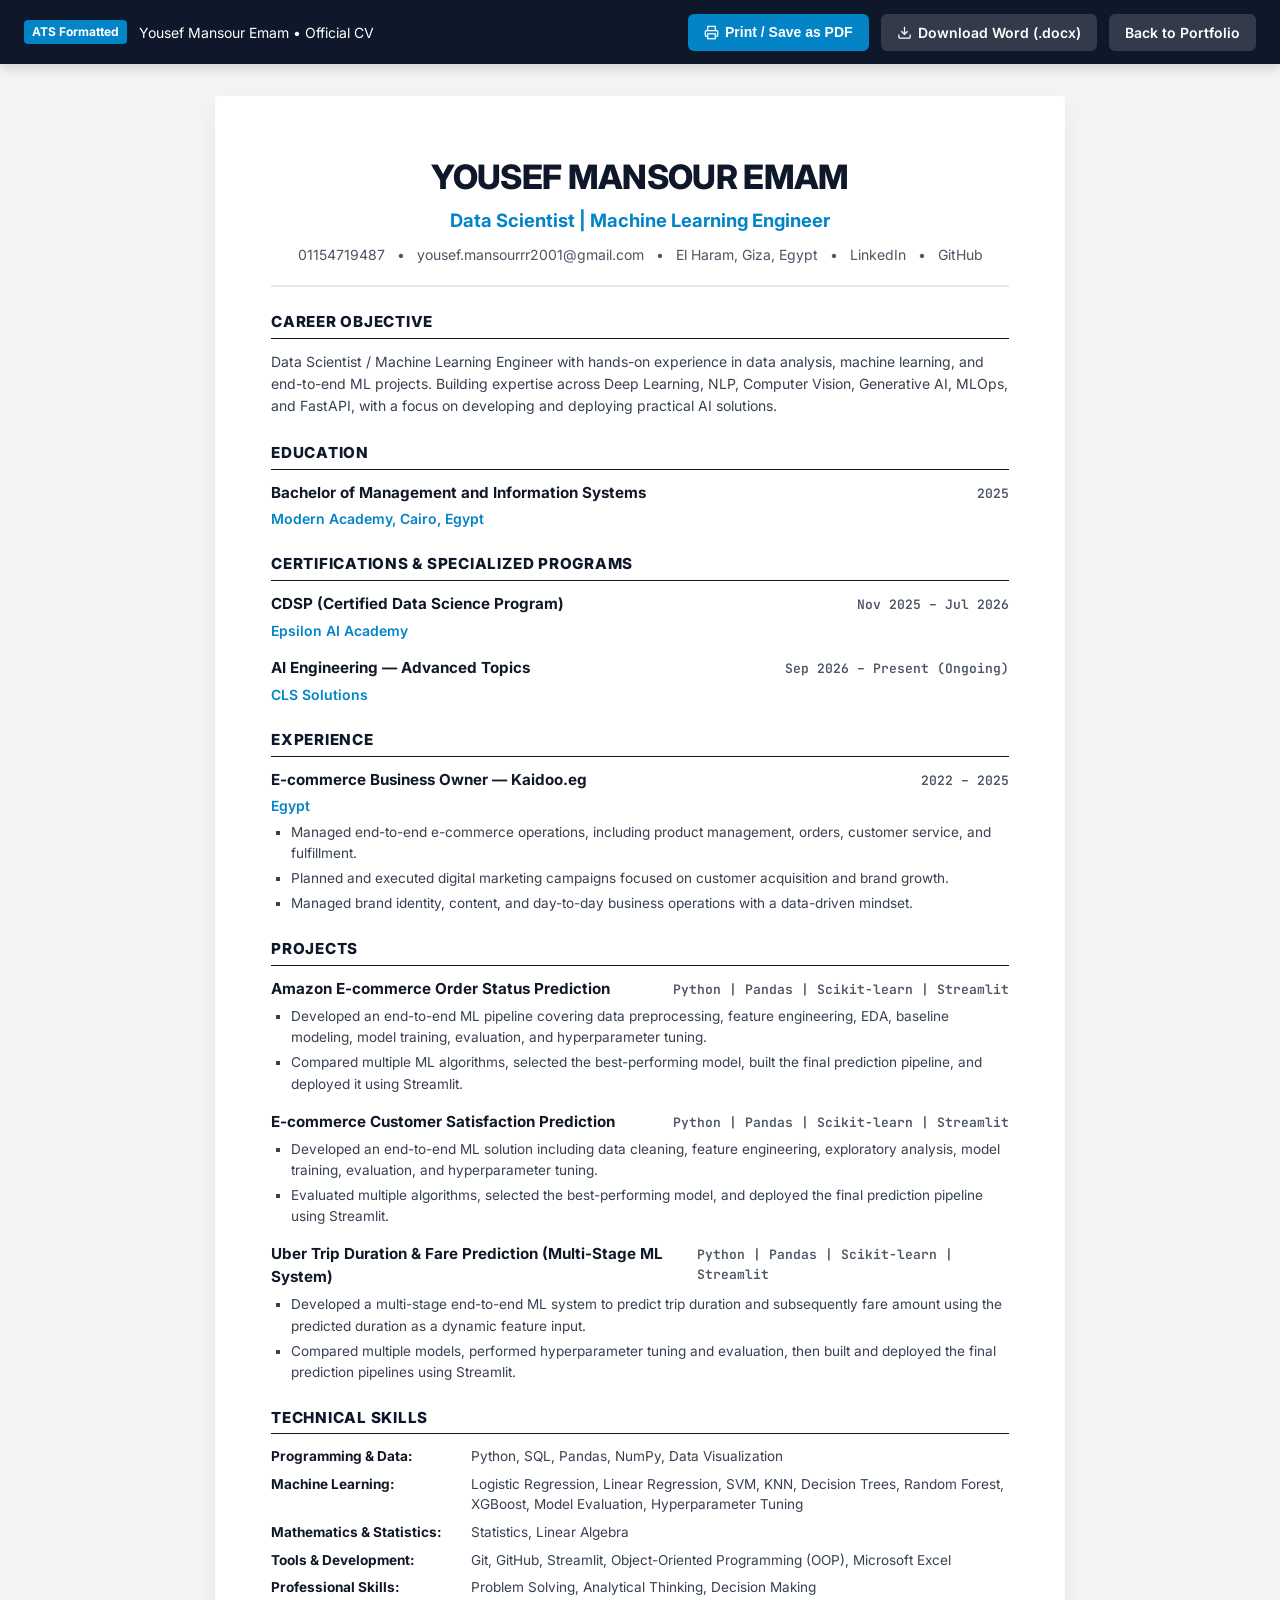
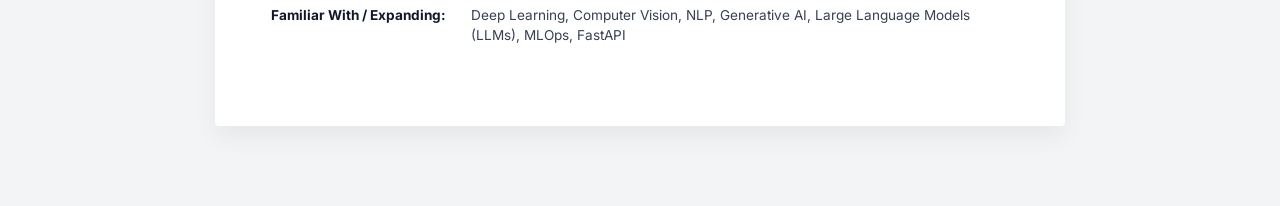
<file: cv.html>
<!DOCTYPE html>
<html lang="en">
<head>
  <meta charset="UTF-8">
  <meta name="viewport" content="width=device-width, initial-scale=1.0">
  <title>Yousef Mansour Emam — Curriculum Vitae (ATS Print-Optimized)</title>
  <meta name="description" content="Official Curriculum Vitae of Yousef Mansour Emam — Data Scientist & Machine Learning Engineer.">
  <link rel="icon" type="image/svg+xml" href="favicon.svg">
  <link rel="canonical" href="https://ym320917-blip.github.io/cv.html">
  <link rel="preconnect" href="https://fonts.googleapis.com">
  <link rel="preconnect" href="https://fonts.gstatic.com" crossorigin>
  <link href="https://fonts.googleapis.com/css2?family=Inter:wght@400;500;600;700;800&family=JetBrains+Mono:wght@400;500&display=swap" rel="stylesheet">
  
  <style>
    :root {
      --text-main: #111827;
      --text-muted: #4b5563;
      --primary: #0284c7;
      --border: #e5e7eb;
      --bg-page: #f3f4f6;
    }

    * {
      box-sizing: border-box;
      margin: 0;
      padding: 0;
    }

    body {
      font-family: 'Inter', -apple-system, BlinkMacSystemFont, sans-serif;
      color: var(--text-main);
      background-color: var(--bg-page);
      line-height: 1.5;
      padding-bottom: 3rem;
    }

    /* Print Control Bar */
    .print-bar {
      position: sticky;
      top: 0;
      background: #0f172a;
      color: #ffffff;
      padding: 0.85rem 1.5rem;
      display: flex;
      align-items: center;
      justify-content: space-between;
      z-index: 100;
      box-shadow: 0 4px 12px rgba(0,0,0,0.15);
    }

    .print-bar-info {
      font-size: 0.875rem;
      display: flex;
      align-items: center;
      gap: 0.75rem;
    }

    .badge-ats {
      background: #0284c7;
      font-size: 0.75rem;
      font-weight: 700;
      padding: 0.2rem 0.5rem;
      border-radius: 4px;
    }

    .print-actions {
      display: flex;
      gap: 0.75rem;
    }

    .btn-action {
      background: #0284c7;
      color: #ffffff;
      border: none;
      padding: 0.5rem 1rem;
      border-radius: 6px;
      font-size: 0.875rem;
      font-weight: 600;
      cursor: pointer;
      text-decoration: none;
      display: inline-flex;
      align-items: center;
      gap: 0.4rem;
      transition: background 0.2s ease;
    }

    .btn-action:hover {
      background: #0369a1;
    }

    .btn-secondary {
      background: rgba(255,255,255,0.15);
    }

    .btn-secondary:hover {
      background: rgba(255,255,255,0.25);
    }

    /* Resume Document Container (A4 Proportions) */
    .resume-sheet {
      max-width: 850px;
      margin: 2rem auto;
      background: #ffffff;
      padding: 3.5rem 3.5rem;
      box-shadow: 0 10px 25px rgba(0,0,0,0.06);
      border-radius: 4px;
    }

    /* Header */
    .cv-header {
      text-align: center;
      padding-bottom: 1.25rem;
      border-bottom: 2px solid var(--border);
      margin-bottom: 1.5rem;
    }

    .cv-name {
      font-size: 2.1rem;
      font-weight: 800;
      letter-spacing: -0.02em;
      color: #0f172a;
      text-transform: uppercase;
      margin-bottom: 0.25rem;
    }

    .cv-title {
      font-size: 1.15rem;
      font-weight: 700;
      color: var(--primary);
      margin-bottom: 0.6rem;
    }

    .cv-contacts {
      font-size: 0.875rem;
      color: var(--text-muted);
      display: flex;
      justify-content: center;
      flex-wrap: wrap;
      gap: 0.75rem;
    }

    .cv-contacts a {
      color: inherit;
      text-decoration: none;
    }

    .cv-contacts a:hover {
      color: var(--primary);
      text-decoration: underline;
    }

    /* Section Styling */
    .cv-section {
      margin-bottom: 1.5rem;
    }

    .section-heading {
      font-size: 0.95rem;
      font-weight: 800;
      text-transform: uppercase;
      letter-spacing: 0.05em;
      color: #0f172a;
      border-bottom: 1.5px solid #0f172a;
      padding-bottom: 0.25rem;
      margin-bottom: 0.75rem;
    }

    .cv-section p {
      font-size: 0.875rem;
      color: #374151;
      line-height: 1.6;
    }

    /* Entries */
    .cv-item {
      margin-bottom: 1rem;
    }

    .cv-item-header {
      display: flex;
      justify-content: space-between;
      align-items: baseline;
      margin-bottom: 0.25rem;
    }

    .item-title {
      font-size: 0.95rem;
      font-weight: 700;
      color: #111827;
    }

    .item-subtitle {
      font-size: 0.875rem;
      font-weight: 600;
      color: var(--primary);
    }

    .item-date {
      font-size: 0.8125rem;
      font-weight: 600;
      color: var(--text-muted);
      font-family: 'JetBrains Mono', monospace;
    }

    .cv-list {
      list-style-type: square;
      padding-left: 1.25rem;
      margin-top: 0.35rem;
    }

    .cv-list li {
      font-size: 0.85rem;
      color: #374151;
      line-height: 1.55;
      margin-bottom: 0.25rem;
    }

    /* Skills Grid */
    .skills-block {
      display: flex;
      flex-direction: column;
      gap: 0.45rem;
      font-size: 0.85rem;
    }

    .skill-row {
      display: flex;
      line-height: 1.5;
    }

    .skill-category {
      font-weight: 700;
      color: #111827;
      width: 200px;
      flex-shrink: 0;
    }

    .skill-items {
      color: #374151;
    }

    /* Print Stylesheet Overrides */
    @media print {
      body {
        background: #ffffff;
        padding: 0;
      }

      .print-bar {
        display: none !important;
      }

      .resume-sheet {
        margin: 0;
        padding: 1.5rem 1.5rem;
        box-shadow: none;
        max-width: 100%;
        border-radius: 0;
      }

      .cv-name {
        font-size: 1.8rem;
      }

      .cv-title {
        font-size: 1rem;
      }

      .section-heading {
        font-size: 0.875rem;
        margin-bottom: 0.5rem;
      }

      .cv-section {
        margin-bottom: 1.15rem;
      }

      .cv-list li {
        font-size: 0.8125rem;
      }
    }
  </style>
</head>
<body>

  <!-- Sticky Print Bar -->
  <div class="print-bar">
    <div class="print-bar-info">
      <span class="badge-ats">ATS Formatted</span>
      <span>Yousef Mansour Emam &bull; Official CV</span>
    </div>
    <div class="print-actions">
      <button class="btn-action" onclick="window.print()">
        <svg width="15" height="15" viewBox="0 0 24 24" fill="none" stroke="currentColor" stroke-width="2"><polyline points="6 9 6 2 18 2 18 9"/><path d="M6 18H4a2 2 0 0 1-2-2v-5a2 2 0 0 1 2-2h16a2 2 0 0 1 2 2v5a2 2 0 0 1-2 2h-2"/><rect x="6" y="14" width="12" height="8"/></svg>
        <span>Print / Save as PDF</span>
      </button>
      <a href="Yousef_Mansour_Emam_CV_revised.docx" download="Yousef_Mansour_Emam_CV.docx" class="btn-action btn-secondary">
        <svg width="15" height="15" viewBox="0 0 24 24" fill="none" stroke="currentColor" stroke-width="2"><path d="M21 15v4a2 2 0 0 1-2 2H5a2 2 0 0 1-2-2v-4"/><polyline points="7 10 12 15 17 10"/><line x1="12" y1="15" x2="12" y2="3"/></svg>
        <span>Download Word (.docx)</span>
      </a>
      <a href="index.html" class="btn-action btn-secondary">
        <span>Back to Portfolio</span>
      </a>
    </div>
  </div>

  <!-- A4 Printable Sheet -->
  <main class="resume-sheet">
    <header class="cv-header">
      <h1 class="cv-name">Yousef Mansour Emam</h1>
      <div class="cv-title">Data Scientist | Machine Learning Engineer</div>
      <div class="cv-contacts">
        <span>01154719487</span>
        <span>&bull;</span>
        <a href="mailto:yousef.mansourrr2001@gmail.com">yousef.mansourrr2001@gmail.com</a>
        <span>&bull;</span>
        <span>El Haram, Giza, Egypt</span>
        <span>&bull;</span>
        <span id="cv-linkedin-display">LinkedIn</span>
        <span>&bull;</span>
        <span id="cv-github-display">GitHub</span>
      </div>
    </header>

    <!-- Career Objective -->
    <section class="cv-section">
      <h2 class="section-heading">Career Objective</h2>
      <p>
        Data Scientist / Machine Learning Engineer with hands-on experience in data analysis, machine learning, and end-to-end ML projects. Building expertise across Deep Learning, NLP, Computer Vision, Generative AI, MLOps, and FastAPI, with a focus on developing and deploying practical AI solutions.
      </p>
    </section>

    <!-- Education -->
    <section class="cv-section">
      <h2 class="section-heading">Education</h2>
      <div class="cv-item">
        <div class="cv-item-header">
          <span class="item-title">Bachelor of Management and Information Systems</span>
          <span class="item-date">2025</span>
        </div>
        <div class="item-subtitle">Modern Academy, Cairo, Egypt</div>
      </div>
    </section>

    <!-- Certifications / Programs -->
    <section class="cv-section">
      <h2 class="section-heading">Certifications & Specialized Programs</h2>
      
      <div class="cv-item">
        <div class="cv-item-header">
          <span class="item-title">CDSP (Certified Data Science Program)</span>
          <span class="item-date">Nov 2025 &ndash; Jul 2026</span>
        </div>
        <div class="item-subtitle">Epsilon AI Academy</div>
      </div>

      <div class="cv-item">
        <div class="cv-item-header">
          <span class="item-title">AI Engineering &mdash; Advanced Topics</span>
          <span class="item-date">Sep 2026 &ndash; Present (Ongoing)</span>
        </div>
        <div class="item-subtitle">CLS Solutions</div>
      </div>
    </section>

    <!-- Professional Experience -->
    <section class="cv-section">
      <h2 class="section-heading">Experience</h2>
      <div class="cv-item">
        <div class="cv-item-header">
          <span class="item-title">E-commerce Business Owner &mdash; Kaidoo.eg</span>
          <span class="item-date">2022 &ndash; 2025</span>
        </div>
        <div class="item-subtitle">Egypt</div>
        <ul class="cv-list">
          <li>Managed end-to-end e-commerce operations, including product management, orders, customer service, and fulfillment.</li>
          <li>Planned and executed digital marketing campaigns focused on customer acquisition and brand growth.</li>
          <li>Managed brand identity, content, and day-to-day business operations with a data-driven mindset.</li>
        </ul>
      </div>
    </section>

    <!-- Projects -->
    <section class="cv-section">
      <h2 class="section-heading">Projects</h2>

      <div class="cv-item">
        <div class="cv-item-header">
          <span class="item-title">Amazon E-commerce Order Status Prediction</span>
          <span class="item-date">Python | Pandas | Scikit-learn | Streamlit</span>
        </div>
        <ul class="cv-list">
          <li>Developed an end-to-end ML pipeline covering data preprocessing, feature engineering, EDA, baseline modeling, model training, evaluation, and hyperparameter tuning.</li>
          <li>Compared multiple ML algorithms, selected the best-performing model, built the final prediction pipeline, and deployed it using Streamlit.</li>
        </ul>
      </div>

      <div class="cv-item">
        <div class="cv-item-header">
          <span class="item-title">E-commerce Customer Satisfaction Prediction</span>
          <span class="item-date">Python | Pandas | Scikit-learn | Streamlit</span>
        </div>
        <ul class="cv-list">
          <li>Developed an end-to-end ML solution including data cleaning, feature engineering, exploratory analysis, model training, evaluation, and hyperparameter tuning.</li>
          <li>Evaluated multiple algorithms, selected the best-performing model, and deployed the final prediction pipeline using Streamlit.</li>
        </ul>
      </div>

      <div class="cv-item">
        <div class="cv-item-header">
          <span class="item-title">Uber Trip Duration & Fare Prediction (Multi-Stage ML System)</span>
          <span class="item-date">Python | Pandas | Scikit-learn | Streamlit</span>
        </div>
        <ul class="cv-list">
          <li>Developed a multi-stage end-to-end ML system to predict trip duration and subsequently fare amount using the predicted duration as a dynamic feature input.</li>
          <li>Compared multiple models, performed hyperparameter tuning and evaluation, then built and deployed the final prediction pipelines using Streamlit.</li>
        </ul>
      </div>
    </section>

    <!-- Technical Skills -->
    <section class="cv-section">
      <h2 class="section-heading">Technical Skills</h2>
      <div class="skills-block">
        <div class="skill-row">
          <span class="skill-category">Programming & Data:</span>
          <span class="skill-items">Python, SQL, Pandas, NumPy, Data Visualization</span>
        </div>
        <div class="skill-row">
          <span class="skill-category">Machine Learning:</span>
          <span class="skill-items">Logistic Regression, Linear Regression, SVM, KNN, Decision Trees, Random Forest, XGBoost, Model Evaluation, Hyperparameter Tuning</span>
        </div>
        <div class="skill-row">
          <span class="skill-category">Mathematics & Statistics:</span>
          <span class="skill-items">Statistics, Linear Algebra</span>
        </div>
        <div class="skill-row">
          <span class="skill-category">Tools & Development:</span>
          <span class="skill-items">Git, GitHub, Streamlit, Object-Oriented Programming (OOP), Microsoft Excel</span>
        </div>
        <div class="skill-row">
          <span class="skill-category">Professional Skills:</span>
          <span class="skill-items">Problem Solving, Analytical Thinking, Decision Making</span>
        </div>
        <div class="skill-row">
          <span class="skill-category">Familiar With / Expanding:</span>
          <span class="skill-items">Deep Learning, Computer Vision, NLP, Generative AI, Large Language Models (LLMs), MLOps, FastAPI</span>
        </div>
      </div>
    </section>
  </main>

  <script>
    // Sync custom saved URLs if present in localStorage
    const savedGh = localStorage.getItem('ym_github_url');
    const savedLi = localStorage.getItem('ym_linkedin_url');
    if (savedGh) {
      const ghEl = document.getElementById('cv-github-display');
      if (ghEl) ghEl.innerHTML = `<a href="${savedGh}" target="_blank">GitHub</a>`;
    }
    if (savedLi) {
      const liEl = document.getElementById('cv-linkedin-display');
      if (liEl) liEl.innerHTML = `<a href="${savedLi}" target="_blank">LinkedIn</a>`;
    }
  </script>
</body>
</html>
</file>
<file: styles.css>
/* ==========================================================================
   YOUSEF MANSOUR EMAM — PORTFOLIO DESIGN SYSTEM
   Modern, Minimal, Professional, Data Science & AI Engineering Aesthetics
   ========================================================================== */

/* --- CSS Variables & Design Tokens --- */
:root {
  /* Color Palette — Dark Mode (Default) */
  --bg-primary: #080b11;
  --bg-secondary: #0e131f;
  --bg-card: rgba(16, 23, 38, 0.75);
  --bg-card-hover: rgba(23, 32, 54, 0.85);
  --bg-glass: rgba(15, 23, 42, 0.65);
  --border-subtle: rgba(255, 255, 255, 0.08);
  --border-focus: rgba(0, 210, 255, 0.35);
  --border-accent: rgba(99, 102, 241, 0.3);
  
  /* Text Colors */
  --text-primary: #f8fafc;
  --text-secondary: #94a3b8;
  --text-muted: #64748b;
  --text-highlight: #38bdf8;

  /* Brand & Accent Accents */
  --accent-cyan: #00d2ff;
  --accent-blue: #3b82f6;
  --accent-indigo: #6366f1;
  --accent-violet: #8b5cf6;
  --accent-emerald: #10b981;
  --accent-amber: #f59e0b;
  
  /* Gradients */
  --grad-hero: linear-gradient(135deg, #f8fafc 0%, #cbd5e1 50%, #94a3b8 100%);
  --grad-accent: linear-gradient(135deg, #00d2ff 0%, #3a7bd5 100%);
  --grad-purple: linear-gradient(135deg, #6366f1 0%, #a855f7 100%);
  --grad-glow: radial-gradient(circle at center, rgba(0, 210, 255, 0.15) 0%, transparent 70%);

  /* Typography */
  --font-main: 'Plus Jakarta Sans', -apple-system, BlinkMacSystemFont, 'Segoe UI', Roboto, sans-serif;
  --font-mono: 'JetBrains Mono', 'Fira Code', monospace;

  /* Layout & Spacing */
  --nav-height: 72px;
  --container-max: 1200px;
  --radius-sm: 8px;
  --radius-md: 12px;
  --radius-lg: 18px;
  --radius-xl: 24px;
  --radius-full: 9999px;

  /* Transitions */
  --transition-fast: 0.15s ease;
  --transition-normal: 0.25s cubic-bezier(0.16, 1, 0.3, 1);
  --transition-slow: 0.4s cubic-bezier(0.16, 1, 0.3, 1);

  /* Shadows */
  --shadow-sm: 0 2px 8px rgba(0, 0, 0, 0.25);
  --shadow-md: 0 8px 24px rgba(0, 0, 0, 0.35);
  --shadow-lg: 0 16px 40px rgba(0, 0, 0, 0.5);
  --shadow-glow: 0 0 30px rgba(0, 210, 255, 0.15);
}

/* Light Theme Overrides */
[data-theme="light"] {
  --bg-primary: #f8fafc;
  --bg-secondary: #f1f5f9;
  --bg-card: rgba(255, 255, 255, 0.85);
  --bg-card-hover: rgba(255, 255, 255, 0.98);
  --bg-glass: rgba(255, 255, 255, 0.8);
  --border-subtle: rgba(0, 0, 0, 0.08);
  --border-focus: rgba(3, 105, 161, 0.35);
  --border-accent: rgba(79, 70, 229, 0.25);

  --text-primary: #0f172a;
  --text-secondary: #475569;
  --text-muted: #64748b;
  --text-highlight: #0284c7;

  --grad-hero: linear-gradient(135deg, #0f172a 0%, #1e293b 50%, #334155 100%);
  --grad-glow: radial-gradient(circle at center, rgba(3, 105, 161, 0.08) 0%, transparent 70%);

  --shadow-sm: 0 2px 8px rgba(0, 0, 0, 0.04);
  --shadow-md: 0 8px 20px rgba(0, 0, 0, 0.06);
  --shadow-lg: 0 16px 36px rgba(0, 0, 0, 0.08);
  --shadow-glow: 0 0 30px rgba(2, 132, 199, 0.12);
}

/* --- Base & Reset --- */
*, *::before, *::after {
  box-sizing: border-box;
  margin: 0;
  padding: 0;
}

html {
  font-size: 16px;
  scroll-behavior: smooth;
  scroll-padding-top: calc(var(--nav-height) + 20px);
}

body {
  font-family: var(--font-main);
  background-color: var(--bg-primary);
  color: var(--text-primary);
  line-height: 1.6;
  overflow-x: hidden;
  -webkit-font-smoothing: antialiased;
  -moz-osx-font-smoothing: grayscale;
  transition: background-color var(--transition-slow), color var(--transition-slow);
}

/* Canvas Neural Background */
#neural-canvas {
  position: fixed;
  top: 0;
  left: 0;
  width: 100vw;
  height: 100vh;
  pointer-events: none;
  z-index: 0;
  opacity: 0.65;
}

[data-theme="light"] #neural-canvas {
  opacity: 0.25;
}

/* Container */
.container {
  width: 100%;
  max-width: var(--container-max);
  margin: 0 auto;
  padding: 0 1.5rem;
  position: relative;
  z-index: 1;
}

/* Section Shared Layout */
.section {
  padding: 6.5rem 0;
  position: relative;
  z-index: 1;
}

.section-header {
  text-align: center;
  max-width: 760px;
  margin: 0 auto 3.75rem auto;
}

.section-tag {
  display: inline-block;
  font-size: 0.8125rem;
  font-weight: 600;
  text-transform: uppercase;
  letter-spacing: 0.08em;
  color: var(--accent-cyan);
  background: rgba(0, 210, 255, 0.08);
  border: 1px solid rgba(0, 210, 255, 0.2);
  padding: 0.35rem 0.9rem;
  border-radius: var(--radius-full);
  margin-bottom: 1rem;
}

[data-theme="light"] .section-tag {
  color: var(--accent-blue);
  background: rgba(59, 130, 246, 0.08);
  border-color: rgba(59, 130, 246, 0.25);
}

.section-title {
  font-size: 2.35rem;
  font-weight: 700;
  letter-spacing: -0.025em;
  color: var(--text-primary);
  margin-bottom: 1rem;
  line-height: 1.25;
}

.section-subtitle {
  font-size: 1.0625rem;
  color: var(--text-secondary);
  line-height: 1.65;
}

/* --- Navigation Bar --- */
.navbar {
  position: fixed;
  top: 0;
  left: 0;
  right: 0;
  height: var(--nav-height);
  background: var(--bg-glass);
  backdrop-filter: blur(16px);
  -webkit-backdrop-filter: blur(16px);
  border-bottom: 1px solid var(--border-subtle);
  z-index: 100;
  transition: all var(--transition-normal);
}

.navbar.scrolled {
  box-shadow: var(--shadow-sm);
  background: var(--bg-card);
}

.nav-container {
  display: flex;
  align-items: center;
  justify-content: space-between;
  height: 100%;
  max-width: var(--container-max);
  margin: 0 auto;
  padding: 0 1.5rem;
}

.nav-logo {
  display: flex;
  align-items: center;
  gap: 0.6rem;
  text-decoration: none;
  color: var(--text-primary);
  font-weight: 700;
  font-size: 1.125rem;
}

.logo-mark {
  display: flex;
  align-items: center;
  justify-content: center;
  width: 34px;
  height: 34px;
  background: var(--grad-accent);
  color: #080b11;
  font-size: 0.875rem;
  font-weight: 800;
  border-radius: 8px;
  box-shadow: 0 0 12px rgba(0, 210, 255, 0.4);
}

.logo-text span {
  color: var(--accent-cyan);
}

/* Recruiter Available Indicator */
.status-indicator-pill {
  display: inline-flex;
  align-items: center;
  gap: 0.5rem;
  padding: 0.3rem 0.75rem;
  background: rgba(16, 185, 129, 0.1);
  border: 1px solid rgba(16, 185, 129, 0.25);
  border-radius: var(--radius-full);
  font-size: 0.75rem;
  font-weight: 600;
  color: var(--accent-emerald);
}

.pulse-dot {
  width: 8px;
  height: 8px;
  background-color: var(--accent-emerald);
  border-radius: 50%;
  box-shadow: 0 0 8px var(--accent-emerald);
  animation: pulseAnimation 2s infinite;
}

@keyframes pulseAnimation {
  0% { transform: scale(0.95); box-shadow: 0 0 0 0 rgba(16, 185, 129, 0.7); }
  70% { transform: scale(1.15); box-shadow: 0 0 0 6px rgba(16, 185, 129, 0); }
  100% { transform: scale(0.95); box-shadow: 0 0 0 0 rgba(16, 185, 129, 0); }
}

/* Nav Menu Links */
.nav-links {
  display: flex;
  align-items: center;
  gap: 1.4rem;
}

.nav-link {
  font-size: 0.9rem;
  font-weight: 500;
  color: var(--text-secondary);
  text-decoration: none;
  transition: color var(--transition-fast);
  position: relative;
  padding: 0.35rem 0;
}

.nav-link:hover, .nav-link.active {
  color: var(--text-primary);
}

.nav-link.active::after {
  content: '';
  position: absolute;
  bottom: 0;
  left: 0;
  right: 0;
  height: 2px;
  background: var(--accent-cyan);
  border-radius: var(--radius-full);
}

/* Nav Actions */
.nav-actions {
  display: flex;
  align-items: center;
  gap: 0.75rem;
}

.cv-dropdown-wrapper {
  display: flex;
  align-items: center;
  gap: 0.4rem;
}

.cv-view-btn {
  padding: 0.45rem 0.75rem;
  font-size: 0.8125rem;
}

/* Theme Toggle Button */
.theme-toggle-btn {
  display: flex;
  align-items: center;
  justify-content: center;
  width: 36px;
  height: 36px;
  background: rgba(255, 255, 255, 0.05);
  border: 1px solid var(--border-subtle);
  border-radius: var(--radius-sm);
  color: var(--text-secondary);
  cursor: pointer;
  transition: all var(--transition-fast);
}

.theme-toggle-btn:hover {
  background: rgba(255, 255, 255, 0.1);
  color: var(--text-primary);
}

[data-theme="dark"] .sun-icon { display: block; }
[data-theme="dark"] .moon-icon { display: none; }
[data-theme="light"] .sun-icon { display: none; }
[data-theme="light"] .moon-icon { display: block; }

/* Mobile Menu Button */
.mobile-menu-btn {
  display: none;
  flex-direction: column;
  justify-content: space-around;
  width: 36px;
  height: 36px;
  padding: 8px 6px;
  background: transparent;
  border: 1px solid var(--border-subtle);
  border-radius: var(--radius-sm);
  cursor: pointer;
}

.mobile-menu-btn span {
  width: 100%;
  height: 2px;
  background-color: var(--text-primary);
  border-radius: 2px;
  transition: all var(--transition-fast);
}

/* --- Buttons Common Styles --- */
.btn {
  display: inline-flex;
  align-items: center;
  justify-content: center;
  gap: 0.5rem;
  font-family: var(--font-main);
  font-size: 0.875rem;
  font-weight: 600;
  padding: 0.6rem 1.2rem;
  border-radius: var(--radius-sm);
  text-decoration: none;
  cursor: pointer;
  transition: all var(--transition-normal);
  border: 1px solid transparent;
  white-space: nowrap;
}

.btn-sm {
  padding: 0.45rem 0.9rem;
  font-size: 0.8125rem;
}

.btn-primary {
  background: var(--grad-accent);
  color: #050811;
  font-weight: 700;
  box-shadow: 0 4px 14px rgba(0, 210, 255, 0.25);
}

.btn-primary:hover {
  transform: translateY(-2px);
  box-shadow: 0 6px 20px rgba(0, 210, 255, 0.4);
}

.btn-glow {
  position: relative;
  overflow: hidden;
}

.btn-outline {
  background: rgba(255, 255, 255, 0.03);
  border-color: var(--border-subtle);
  color: var(--text-primary);
}

.btn-outline:hover {
  background: rgba(255, 255, 255, 0.08);
  border-color: var(--border-focus);
  transform: translateY(-2px);
}

.btn-secondary {
  background: rgba(255, 255, 255, 0.05);
  border-color: transparent;
  color: var(--text-secondary);
}

.btn-secondary:hover {
  background: rgba(255, 255, 255, 0.1);
  color: var(--text-primary);
  transform: translateY(-2px);
}

.btn-scan {
  background: rgba(99, 102, 241, 0.12);
  border: 1px solid rgba(99, 102, 241, 0.35);
  color: #a5b4fc;
  font-size: 0.8125rem;
  padding: 0.45rem 0.85rem;
}

.btn-scan:hover {
  background: rgba(99, 102, 241, 0.22);
  border-color: rgba(99, 102, 241, 0.6);
  color: #ffffff;
  transform: translateY(-1px);
}

.btn-block {
  width: 100%;
}

/* --- HERO SECTION --- */
.hero-section {
  min-height: calc(100vh - var(--nav-height));
  display: flex;
  align-items: center;
  padding-top: calc(var(--nav-height) + 2.5rem);
  padding-bottom: 4.5rem;
  position: relative;
}

.hero-container {
  display: grid;
  grid-template-columns: 1.15fr 0.85fr;
  align-items: center;
  gap: 3.5rem;
}

.hero-content {
  display: flex;
  flex-direction: column;
  align-items: flex-start;
}

.hero-badge {
  display: inline-flex;
  align-items: center;
  gap: 0.5rem;
  padding: 0.4rem 0.85rem;
  background: var(--bg-card);
  border: 1px solid var(--border-subtle);
  border-radius: var(--radius-full);
  font-size: 0.8125rem;
  color: var(--text-secondary);
  margin-bottom: 1.5rem;
  box-shadow: var(--shadow-sm);
}

.badge-separator {
  color: var(--text-muted);
}

.badge-tag {
  color: var(--accent-cyan);
  font-weight: 500;
}

.hero-title {
  font-size: 3.6rem;
  font-weight: 800;
  letter-spacing: -0.035em;
  line-height: 1.1;
  margin-bottom: 1.25rem;
}

.greeting-pre {
  display: block;
  font-size: 1.5rem;
  font-weight: 500;
  color: var(--text-secondary);
  margin-bottom: 0.25rem;
  letter-spacing: normal;
}

.name-highlight {
  background: var(--grad-hero);
  -webkit-background-clip: text;
  -webkit-text-fill-color: transparent;
}

.hero-subheadline {
  display: inline-flex;
  align-items: center;
  gap: 0.75rem;
  font-size: 1.35rem;
  font-weight: 700;
  color: var(--accent-cyan);
  margin-bottom: 1.5rem;
}

.title-divider {
  color: var(--text-muted);
  font-weight: 300;
}

.hero-supporting-text {
  font-size: 1.0625rem;
  line-height: 1.7;
  color: var(--text-secondary);
  max-width: 600px;
  margin-bottom: 2rem;
}

/* Hero Pillars */
.hero-pillars {
  display: grid;
  grid-template-columns: repeat(3, 1fr);
  gap: 1.2rem;
  width: 100%;
  max-width: 620px;
  margin-bottom: 2.25rem;
  padding: 1.1rem;
  background: var(--bg-card);
  border: 1px solid var(--border-subtle);
  border-radius: var(--radius-md);
  box-shadow: var(--shadow-sm);
}

.pillar-item {
  display: flex;
  flex-direction: column;
  gap: 0.25rem;
}

.pillar-label {
  font-size: 0.725rem;
  font-weight: 600;
  text-transform: uppercase;
  letter-spacing: 0.05em;
  color: var(--text-muted);
}

.pillar-value {
  font-size: 0.875rem;
  font-weight: 700;
  color: var(--text-primary);
  line-height: 1.3;
}

/* Hero CTAs */
.hero-ctas {
  display: flex;
  flex-wrap: wrap;
  align-items: center;
  gap: 0.85rem;
}

/* --- Hero Pipeline Card Visual --- */
.hero-pipeline-card {
  background: var(--bg-card);
  border: 1px solid var(--border-subtle);
  border-radius: var(--radius-lg);
  box-shadow: var(--shadow-md);
  overflow: hidden;
  backdrop-filter: blur(20px);
  position: relative;
  transition: transform var(--transition-normal), border-color var(--transition-normal);
}

.hero-pipeline-card:hover {
  border-color: var(--border-focus);
  transform: translateY(-4px);
  box-shadow: var(--shadow-lg), var(--shadow-glow);
}

.card-header-bar {
  display: flex;
  align-items: center;
  justify-content: space-between;
  padding: 0.85rem 1.25rem;
  background: rgba(0, 0, 0, 0.25);
  border-bottom: 1px solid var(--border-subtle);
}

.window-dots {
  display: flex;
  gap: 6px;
}

.window-dots span {
  width: 10px;
  height: 10px;
  border-radius: 50%;
  background-color: var(--text-muted);
  opacity: 0.5;
}

.window-dots span:nth-child(1) { background-color: #ef4444; }
.window-dots span:nth-child(2) { background-color: #f59e0b; }
.window-dots span:nth-child(3) { background-color: #10b981; }

.card-title-code {
  font-family: var(--font-mono);
  font-size: 0.75rem;
  color: var(--text-secondary);
}

.pipeline-live-tag {
  font-size: 0.6875rem;
  font-weight: 700;
  text-transform: uppercase;
  color: var(--accent-cyan);
  background: rgba(0, 210, 255, 0.12);
  border: 1px solid rgba(0, 210, 255, 0.25);
  padding: 0.2rem 0.5rem;
  border-radius: 4px;
}

.pipeline-flow-diagram {
  padding: 1.5rem 1.25rem;
  display: flex;
  flex-direction: column;
  gap: 0.75rem;
}

.flow-step {
  display: flex;
  align-items: center;
  gap: 1rem;
  padding: 0.75rem 1rem;
  background: rgba(255, 255, 255, 0.03);
  border: 1px solid var(--border-subtle);
  border-radius: var(--radius-sm);
  transition: all var(--transition-fast);
}

.flow-step:hover {
  background: rgba(255, 255, 255, 0.06);
  border-color: var(--border-accent);
}

.flow-step.active-flow {
  background: rgba(0, 210, 255, 0.06);
  border-color: rgba(0, 210, 255, 0.3);
}

.step-icon {
  display: flex;
  align-items: center;
  justify-content: center;
  width: 36px;
  height: 36px;
  border-radius: 8px;
  background: rgba(255, 255, 255, 0.05);
  color: var(--accent-cyan);
}

.step-info {
  display: flex;
  flex-direction: column;
}

.step-num {
  font-size: 0.6875rem;
  font-family: var(--font-mono);
  color: var(--text-muted);
}

.step-name {
  font-size: 0.875rem;
  font-weight: 700;
  color: var(--text-primary);
}

.step-detail {
  font-size: 0.75rem;
  color: var(--text-secondary);
}

.flow-arrow {
  display: flex;
  justify-content: center;
  color: var(--text-muted);
  opacity: 0.6;
  margin: -0.25rem 0;
}

.pipeline-code-preview {
  padding: 1rem 1.25rem;
  background: rgba(0, 0, 0, 0.4);
  border-top: 1px solid var(--border-subtle);
  font-family: var(--font-mono);
  font-size: 0.75rem;
  color: #93c5fd;
  line-height: 1.5;
}

.code-comment {
  color: var(--text-muted);
  font-style: italic;
}

/* --- ABOUT ME SECTION --- */
.about-grid {
  display: grid;
  grid-template-columns: 1.15fr 0.85fr;
  gap: 2rem;
  align-items: stretch;
}

.about-card {
  background: var(--bg-card);
  border: 1px solid var(--border-subtle);
  border-radius: var(--radius-lg);
  padding: 2.25rem;
  box-shadow: var(--shadow-sm);
  backdrop-filter: blur(12px);
  transition: transform var(--transition-normal), border-color var(--transition-normal);
}

.about-card:hover {
  border-color: var(--border-focus);
}

.story-card {
  display: flex;
  flex-direction: column;
}

.card-badge {
  display: inline-block;
  align-self: flex-start;
  font-size: 0.75rem;
  font-weight: 700;
  text-transform: uppercase;
  color: var(--accent-cyan);
  background: rgba(0, 210, 255, 0.08);
  border: 1px solid rgba(0, 210, 255, 0.2);
  padding: 0.25rem 0.65rem;
  border-radius: 4px;
  margin-bottom: 1.25rem;
}

.story-card h3 {
  font-size: 1.6rem;
  font-weight: 700;
  color: var(--text-primary);
  margin-bottom: 1.25rem;
  line-height: 1.3;
}

.story-card p {
  font-size: 1rem;
  color: var(--text-secondary);
  line-height: 1.7;
  margin-bottom: 1.15rem;
}

.story-card p strong {
  color: var(--text-primary);
}

.progression-pill-chain {
  display: flex;
  flex-wrap: wrap;
  align-items: center;
  gap: 0.5rem;
  margin-top: auto;
  padding-top: 1.5rem;
  border-top: 1px solid var(--border-subtle);
}

.chain-step {
  font-size: 0.75rem;
  font-weight: 600;
  padding: 0.35rem 0.7rem;
  background: rgba(255, 255, 255, 0.05);
  border: 1px solid var(--border-subtle);
  border-radius: var(--radius-sm);
  color: var(--text-secondary);
}

.chain-step.active-chain {
  background: rgba(99, 102, 241, 0.15);
  border-color: rgba(99, 102, 241, 0.4);
  color: #a5b4fc;
}

.chain-arrow {
  color: var(--text-muted);
  font-weight: 700;
  font-size: 0.8rem;
}

/* Dual Column Bento */
.about-dual-column {
  display: flex;
  flex-direction: column;
  gap: 1.25rem;
}

.advantage-card {
  padding: 1.5rem;
}

.advantage-icon {
  display: flex;
  align-items: center;
  justify-content: center;
  width: 44px;
  height: 44px;
  border-radius: var(--radius-sm);
  margin-bottom: 1rem;
}

.business-icon {
  background: rgba(245, 158, 11, 0.12);
  color: var(--accent-amber);
}

.tech-icon {
  background: rgba(0, 210, 255, 0.12);
  color: var(--accent-cyan);
}

.advantage-card h4 {
  font-size: 1.15rem;
  font-weight: 700;
  margin-bottom: 0.5rem;
  color: var(--text-primary);
}

.advantage-card p {
  font-size: 0.9rem;
  color: var(--text-secondary);
  line-height: 1.6;
  margin-bottom: 0.85rem;
}

.advantage-list {
  list-style: none;
  display: flex;
  flex-direction: column;
  gap: 0.35rem;
}

.advantage-list li {
  font-size: 0.8125rem;
  color: var(--text-secondary);
  position: relative;
  padding-left: 1.1rem;
}

.advantage-list li::before {
  content: "•";
  color: var(--accent-cyan);
  font-weight: bold;
  position: absolute;
  left: 0;
}

.skills-mini-card h4 {
  font-size: 0.95rem;
  margin-bottom: 0.75rem;
}

.soft-skills-tags {
  display: flex;
  flex-wrap: wrap;
  gap: 0.5rem;
}

.soft-tag {
  font-size: 0.75rem;
  font-weight: 600;
  padding: 0.3rem 0.65rem;
  background: rgba(255, 255, 255, 0.05);
  border: 1px solid var(--border-subtle);
  border-radius: var(--radius-full);
  color: var(--text-primary);
}

/* --- PROJECTS SECTION --- */
.projects-grid {
  display: grid;
  grid-template-columns: repeat(auto-fit, minmax(350px, 1fr));
  gap: 2rem;
}

.project-card {
  background: var(--bg-card);
  border: 1px solid var(--border-subtle);
  border-radius: var(--radius-lg);
  padding: 2rem;
  display: flex;
  flex-direction: column;
  box-shadow: var(--shadow-sm);
  backdrop-filter: blur(12px);
  transition: transform var(--transition-normal), border-color var(--transition-normal), box-shadow var(--transition-normal);
  position: relative;
}

.project-card:hover {
  transform: translateY(-5px);
  border-color: var(--border-focus);
  box-shadow: var(--shadow-md), var(--shadow-glow);
}

.featured-architecture-card {
  grid-column: 1 / -1;
  border-color: rgba(99, 102, 241, 0.3);
}

.project-card-header {
  margin-bottom: 1.25rem;
}

.project-badge-row {
  display: flex;
  align-items: center;
  justify-content: space-between;
  margin-bottom: 0.75rem;
}

.project-cat-badge {
  font-size: 0.725rem;
  font-weight: 700;
  text-transform: uppercase;
  color: var(--accent-cyan);
  background: rgba(0, 210, 255, 0.1);
  border: 1px solid rgba(0, 210, 255, 0.25);
  padding: 0.2rem 0.55rem;
  border-radius: 4px;
}

.project-status-badge {
  font-size: 0.725rem;
  font-weight: 600;
  color: var(--text-muted);
  background: rgba(255, 255, 255, 0.05);
  padding: 0.2rem 0.5rem;
  border-radius: 4px;
}

.architecture-highlight {
  color: #a5b4fc;
  background: rgba(99, 102, 241, 0.15);
  border: 1px solid rgba(99, 102, 241, 0.3);
}

.project-title {
  font-size: 1.45rem;
  font-weight: 700;
  color: var(--text-primary);
  margin-bottom: 0.5rem;
  line-height: 1.3;
}

.project-tagline {
  font-size: 0.9rem;
  color: var(--text-secondary);
  line-height: 1.5;
}

/* Business Box Callout */
.project-business-box {
  background: rgba(0, 0, 0, 0.25);
  border: 1px solid var(--border-subtle);
  border-left: 3px solid var(--accent-amber);
  border-radius: var(--radius-sm);
  padding: 0.9rem 1rem;
  margin-bottom: 1.25rem;
}

.box-label {
  display: flex;
  align-items: center;
  gap: 0.4rem;
  font-size: 0.725rem;
  font-weight: 700;
  text-transform: uppercase;
  letter-spacing: 0.05em;
  color: var(--accent-amber);
  margin-bottom: 0.35rem;
}

.project-business-box p {
  font-size: 0.825rem;
  color: var(--text-secondary);
  line-height: 1.5;
}

/* Multi-stage horizontal diagram */
.multistage-diagram-box {
  background: rgba(10, 14, 25, 0.6);
  border: 1px solid rgba(99, 102, 241, 0.25);
  border-radius: var(--radius-md);
  padding: 1.25rem;
  margin-bottom: 1.25rem;
}

.diag-header {
  display: flex;
  justify-content: space-between;
  align-items: center;
  margin-bottom: 1rem;
}

.diag-title {
  font-size: 0.75rem;
  font-weight: 700;
  text-transform: uppercase;
  color: #a5b4fc;
  letter-spacing: 0.05em;
}

.diag-status {
  font-size: 0.6875rem;
  font-family: var(--font-mono);
  color: var(--text-muted);
}

.architecture-steps-horizontal {
  display: flex;
  align-items: center;
  justify-content: space-between;
  gap: 0.5rem;
  overflow-x: auto;
  padding: 0.5rem 0;
}

.arch-block {
  flex: 1;
  min-width: 140px;
  background: rgba(255, 255, 255, 0.03);
  border: 1px solid var(--border-subtle);
  border-radius: var(--radius-sm);
  padding: 0.75rem;
  display: flex;
  flex-direction: column;
  gap: 0.2rem;
  text-align: center;
}

.arch-type {
  font-size: 0.6875rem;
  font-family: var(--font-mono);
  color: var(--text-muted);
  text-transform: uppercase;
}

.arch-label {
  font-size: 0.8125rem;
  font-weight: 700;
  color: var(--text-primary);
}

.arch-sub {
  font-size: 0.6875rem;
  color: var(--text-secondary);
}

.model-block {
  border-color: rgba(99, 102, 241, 0.4);
  background: rgba(99, 102, 241, 0.08);
}

.feature-block {
  border-color: rgba(0, 210, 255, 0.4);
  background: rgba(0, 210, 255, 0.08);
}

.arch-arrow {
  color: var(--accent-cyan);
  font-weight: bold;
  font-size: 1.1rem;
  padding: 0 0.2rem;
}

/* Workflow Summary */
.project-workflow-summary {
  margin-bottom: 1.25rem;
}

.workflow-title {
  font-size: 0.75rem;
  font-weight: 700;
  text-transform: uppercase;
  letter-spacing: 0.05em;
  color: var(--text-muted);
  margin-bottom: 0.5rem;
}

.workflow-tags-grid {
  display: flex;
  flex-wrap: wrap;
  gap: 0.35rem;
}

.wf-pill {
  font-size: 0.7rem;
  font-weight: 500;
  padding: 0.2rem 0.5rem;
  background: rgba(255, 255, 255, 0.04);
  border: 1px solid var(--border-subtle);
  border-radius: 4px;
  color: var(--text-secondary);
}

/* Project Tech Stack */
.project-tech-stack {
  display: flex;
  flex-wrap: wrap;
  gap: 0.5rem;
  margin-top: auto;
  margin-bottom: 1.5rem;
  padding-top: 1rem;
  border-top: 1px solid var(--border-subtle);
}

.tech-tag {
  font-family: var(--font-mono);
  font-size: 0.75rem;
  color: var(--accent-cyan);
  background: rgba(0, 210, 255, 0.06);
  border: 1px solid rgba(0, 210, 255, 0.2);
  padding: 0.2rem 0.5rem;
  border-radius: 4px;
}

/* Project Card Footer */
.project-card-footer {
  display: flex;
  align-items: center;
  justify-content: space-between;
  gap: 0.75rem;
}

.external-links-row {
  display: flex;
  gap: 0.4rem;
}

/* --- TECHNICAL SKILLS SECTION --- */
.skills-grid {
  display: grid;
  grid-template-columns: repeat(auto-fit, minmax(270px, 1fr));
  gap: 1.5rem;
}

.skill-category-card {
  background: var(--bg-card);
  border: 1px solid var(--border-subtle);
  border-radius: var(--radius-lg);
  padding: 1.75rem;
  box-shadow: var(--shadow-sm);
  backdrop-filter: blur(12px);
  display: flex;
  flex-direction: column;
  transition: transform var(--transition-normal), border-color var(--transition-normal);
}

.skill-category-card:hover {
  transform: translateY(-3px);
  border-color: var(--border-focus);
}

.expanding-category-card {
  grid-column: 1 / -1;
  border-color: rgba(99, 102, 241, 0.35);
  background: linear-gradient(180deg, rgba(16, 23, 38, 0.8) 0%, rgba(20, 18, 48, 0.8) 100%);
}

.category-header {
  display: flex;
  align-items: center;
  gap: 0.85rem;
  margin-bottom: 1.25rem;
}

.cat-icon-wrap {
  display: flex;
  align-items: center;
  justify-content: center;
  width: 40px;
  height: 40px;
  border-radius: var(--radius-sm);
}

.programming-icon { background: rgba(0, 210, 255, 0.12); color: var(--accent-cyan); }
.ml-icon { background: rgba(59, 130, 246, 0.12); color: var(--accent-blue); }
.math-icon { background: rgba(16, 185, 129, 0.12); color: var(--accent-emerald); }
.tools-icon { background: rgba(245, 158, 11, 0.12); color: var(--accent-amber); }
.expanding-icon { background: rgba(139, 92, 246, 0.15); color: #c084fc; }

.cat-title-wrap h3 {
  font-size: 1.1rem;
  font-weight: 700;
  color: var(--text-primary);
}

.cat-badge {
  display: inline-block;
  font-size: 0.6875rem;
  font-weight: 600;
  text-transform: uppercase;
  padding: 0.15rem 0.45rem;
  border-radius: 4px;
}

.applied-badge {
  background: rgba(16, 185, 129, 0.1);
  color: var(--accent-emerald);
}

.learning-badge {
  background: rgba(139, 92, 246, 0.15);
  color: #c084fc;
}

.expanding-notice {
  font-size: 0.8125rem;
  color: var(--text-secondary);
  margin-bottom: 1.25rem;
  line-height: 1.5;
}

.skill-chips-container {
  display: flex;
  flex-wrap: wrap;
  gap: 0.5rem;
}

.skill-chip {
  display: flex;
  flex-direction: column;
  padding: 0.45rem 0.75rem;
  background: rgba(255, 255, 255, 0.04);
  border: 1px solid var(--border-subtle);
  border-radius: var(--radius-sm);
  transition: all var(--transition-fast);
}

.skill-chip:hover {
  background: rgba(255, 255, 255, 0.08);
  border-color: var(--border-focus);
}

.skill-chip .chip-name {
  font-size: 0.8125rem;
  font-weight: 600;
  color: var(--text-primary);
}

.skill-chip .chip-level {
  font-size: 0.6875rem;
  color: var(--text-muted);
}

.highlight-chip {
  border-color: rgba(0, 210, 255, 0.25);
  background: rgba(0, 210, 255, 0.05);
}

.expanding-chip {
  background: rgba(139, 92, 246, 0.08);
  border-color: rgba(139, 92, 246, 0.25);
}

.expanding-chip .chip-name {
  color: #e2e8f0;
}

.expanding-chip .chip-indicator {
  font-size: 0.6875rem;
  color: #a78bfa;
}

/* --- PROFESSIONAL EXPERIENCE SECTION --- */
.experience-showcase-card {
  background: var(--bg-card);
  border: 1px solid var(--border-subtle);
  border-radius: var(--radius-xl);
  padding: 2.75rem;
  box-shadow: var(--shadow-md);
  backdrop-filter: blur(14px);
}

.exp-header-row {
  display: flex;
  justify-content: space-between;
  align-items: flex-start;
  margin-bottom: 2rem;
  padding-bottom: 1.5rem;
  border-bottom: 1px solid var(--border-subtle);
}

.exp-company-tag {
  font-size: 0.8125rem;
  font-weight: 700;
  text-transform: uppercase;
  color: var(--accent-amber);
  background: rgba(245, 158, 11, 0.12);
  border: 1px solid rgba(245, 158, 11, 0.25);
  padding: 0.25rem 0.65rem;
  border-radius: 4px;
}

.exp-role-title {
  font-size: 1.85rem;
  font-weight: 800;
  color: var(--text-primary);
  margin: 0.5rem 0 0.25rem 0;
}

.exp-meta {
  font-size: 0.9rem;
  color: var(--text-muted);
}

.exp-bridge-badge {
  font-size: 0.8125rem;
  font-weight: 700;
  color: var(--accent-cyan);
  background: rgba(0, 210, 255, 0.08);
  border: 1px solid rgba(0, 210, 255, 0.25);
  padding: 0.4rem 0.85rem;
  border-radius: var(--radius-full);
}

.exp-subhead {
  font-size: 1rem;
  font-weight: 700;
  color: var(--text-primary);
  margin-bottom: 1rem;
}

.responsibilities-grid {
  display: grid;
  grid-template-columns: repeat(auto-fit, minmax(280px, 1fr));
  gap: 1.25rem;
  margin-bottom: 2rem;
}

.resp-item {
  display: flex;
  align-items: flex-start;
  gap: 0.75rem;
  background: rgba(255, 255, 255, 0.03);
  border: 1px solid var(--border-subtle);
  border-radius: var(--radius-md);
  padding: 1.15rem;
}

.bullet-check {
  color: var(--accent-emerald);
  font-weight: bold;
}

.resp-item span strong {
  color: var(--text-primary);
}

.resp-item span {
  font-size: 0.875rem;
  color: var(--text-secondary);
  line-height: 1.55;
}

.exp-connection-callout {
  background: linear-gradient(135deg, rgba(0, 210, 255, 0.05) 0%, rgba(99, 102, 241, 0.05) 100%);
  border: 1px solid rgba(0, 210, 255, 0.2);
  border-radius: var(--radius-md);
  padding: 1.5rem;
}

.connection-header {
  display: flex;
  align-items: center;
  gap: 0.5rem;
  font-size: 0.9rem;
  font-weight: 700;
  color: var(--accent-cyan);
  margin-bottom: 0.5rem;
}

.exp-connection-callout p {
  font-size: 0.9rem;
  color: var(--text-secondary);
  line-height: 1.65;
}

.exp-connection-callout p em {
  color: var(--text-primary);
  font-style: normal;
  font-weight: 600;
}

/* --- VERTICAL TIMELINE --- */
.vertical-timeline {
  position: relative;
  max-width: 800px;
  margin: 0 auto;
  padding: 1rem 0;
}

.vertical-timeline::before {
  content: '';
  position: absolute;
  top: 0;
  bottom: 0;
  left: 200px;
  width: 2px;
  background: var(--border-subtle);
}

.timeline-node {
  display: flex;
  align-items: flex-start;
  position: relative;
  margin-bottom: 2.75rem;
}

.timeline-node:last-child {
  margin-bottom: 0;
}

.node-date {
  width: 170px;
  text-align: right;
  font-family: var(--font-mono);
  font-size: 0.8125rem;
  font-weight: 600;
  color: var(--text-muted);
  padding-top: 0.25rem;
  flex-shrink: 0;
}

.node-marker {
  width: 14px;
  height: 14px;
  border-radius: 50%;
  background: var(--bg-primary);
  border: 2px solid var(--text-muted);
  position: absolute;
  left: 194px;
  top: 5px;
  z-index: 2;
  transition: all var(--transition-fast);
}

.pulse-marker {
  border-color: var(--accent-cyan);
  background: var(--accent-cyan);
  box-shadow: 0 0 10px var(--accent-cyan);
  animation: pulseAnimation 2s infinite;
}

.target-marker {
  border-color: var(--accent-indigo);
  background: var(--accent-indigo);
  box-shadow: 0 0 10px var(--accent-indigo);
}

.node-content {
  margin-left: 50px;
  background: var(--bg-card);
  border: 1px solid var(--border-subtle);
  border-radius: var(--radius-md);
  padding: 1.25rem 1.5rem;
  flex-grow: 1;
  box-shadow: var(--shadow-sm);
  transition: transform var(--transition-fast), border-color var(--transition-fast);
}

.node-content:hover {
  transform: translateX(4px);
  border-color: var(--border-focus);
}

.node-badge {
  display: inline-block;
  font-size: 0.6875rem;
  font-weight: 700;
  text-transform: uppercase;
  color: var(--text-muted);
  background: rgba(255, 255, 255, 0.05);
  padding: 0.15rem 0.45rem;
  border-radius: 4px;
  margin-bottom: 0.4rem;
}

.ongoing-badge {
  color: #c084fc;
  background: rgba(139, 92, 246, 0.15);
}

.target-badge {
  color: var(--accent-cyan);
  background: rgba(0, 210, 255, 0.12);
}

.node-content h4 {
  font-size: 1.05rem;
  font-weight: 700;
  color: var(--text-primary);
  margin-bottom: 0.35rem;
}

.node-content p {
  font-size: 0.875rem;
  color: var(--text-secondary);
  line-height: 1.5;
}

/* --- EDUCATION & CERTIFICATIONS --- */
.edu-grid {
  display: grid;
  grid-template-columns: repeat(auto-fit, minmax(320px, 1fr));
  gap: 1.75rem;
}

.credential-card {
  background: var(--bg-card);
  border: 1px solid var(--border-subtle);
  border-radius: var(--radius-lg);
  padding: 2rem;
  display: flex;
  gap: 1.25rem;
  box-shadow: var(--shadow-sm);
  backdrop-filter: blur(12px);
  transition: transform var(--transition-normal), border-color var(--transition-normal);
}

.credential-card:hover {
  transform: translateY(-4px);
  border-color: var(--border-focus);
}

.cred-icon {
  display: flex;
  align-items: center;
  justify-content: center;
  width: 48px;
  height: 48px;
  border-radius: var(--radius-md);
  background: rgba(255, 255, 255, 0.05);
  color: var(--accent-cyan);
  flex-shrink: 0;
}

.degree-card .cred-icon { color: var(--accent-blue); background: rgba(59, 130, 246, 0.1); }
.cert-card .cred-icon { color: var(--accent-emerald); background: rgba(16, 185, 129, 0.1); }
.ongoing-card .cred-icon { color: #c084fc; background: rgba(139, 92, 246, 0.15); }

.cred-details {
  display: flex;
  flex-direction: column;
}

.cred-type {
  font-size: 0.725rem;
  font-weight: 700;
  text-transform: uppercase;
  color: var(--text-muted);
  margin-bottom: 0.25rem;
}

.ongoing-tag {
  color: #c084fc;
}

.cred-details h3 {
  font-size: 1.15rem;
  font-weight: 700;
  color: var(--text-primary);
  line-height: 1.35;
  margin-bottom: 0.4rem;
}

.cred-institution {
  font-size: 0.875rem;
  font-weight: 600;
  color: var(--accent-cyan);
  margin-bottom: 0.2rem;
}

.cred-year {
  font-family: var(--font-mono);
  font-size: 0.75rem;
  color: var(--text-muted);
  margin-bottom: 0.75rem;
}

.cred-desc {
  font-size: 0.825rem;
  color: var(--text-secondary);
  line-height: 1.5;
}

/* --- ROADMAP: FROM DATA TO AI ENGINEERING --- */
.roadmap-container {
  background: var(--bg-card);
  border: 1px solid var(--border-subtle);
  border-radius: var(--radius-xl);
  padding: 2.5rem;
  box-shadow: var(--shadow-md);
}

.roadmap-track {
  display: grid;
  grid-template-columns: repeat(auto-fit, minmax(220px, 1fr));
  gap: 1.25rem;
}

.roadmap-step {
  background: rgba(255, 255, 255, 0.03);
  border: 1px solid var(--border-subtle);
  border-radius: var(--radius-md);
  padding: 1.5rem;
  display: flex;
  flex-direction: column;
  position: relative;
  transition: all var(--transition-normal);
}

.roadmap-step:hover {
  transform: translateY(-4px);
  border-color: var(--border-focus);
}

.stage-mastered {
  border-color: rgba(16, 185, 129, 0.35);
  background: rgba(16, 185, 129, 0.04);
}

.stage-active {
  border-color: rgba(139, 92, 246, 0.35);
  background: rgba(139, 92, 246, 0.04);
}

.stage-target {
  border-color: rgba(0, 210, 255, 0.45);
  background: rgba(0, 210, 255, 0.05);
}

.step-status-icon {
  font-size: 1rem;
  margin-bottom: 0.5rem;
}

.step-num-pill {
  font-family: var(--font-mono);
  font-size: 0.6875rem;
  color: var(--text-muted);
  text-transform: uppercase;
  margin-bottom: 0.35rem;
}

.roadmap-step h4 {
  font-size: 1.1rem;
  font-weight: 700;
  color: var(--text-primary);
  margin-bottom: 0.4rem;
}

.roadmap-step p {
  font-size: 0.8125rem;
  color: var(--text-secondary);
  line-height: 1.5;
  margin-bottom: 1rem;
}

.step-status-label {
  margin-top: auto;
  font-size: 0.6875rem;
  font-weight: 700;
  text-transform: uppercase;
  padding: 0.2rem 0.5rem;
  border-radius: 4px;
  align-self: flex-start;
}

.status-applied {
  background: rgba(16, 185, 129, 0.15);
  color: var(--accent-emerald);
}

.status-learning {
  background: rgba(139, 92, 246, 0.15);
  color: #c084fc;
}

.status-horizon {
  background: rgba(0, 210, 255, 0.15);
  color: var(--accent-cyan);
}

/* --- CONTACT SECTION --- */
.contact-box {
  background: var(--bg-card);
  border: 1px solid var(--border-subtle);
  border-radius: var(--radius-xl);
  padding: 3.5rem 3rem;
  box-shadow: var(--shadow-lg);
  backdrop-filter: blur(16px);
}

.contact-header {
  margin-bottom: 3rem;
}

.contact-grid {
  display: grid;
  grid-template-columns: 1fr 1.15fr;
  gap: 3rem;
  align-items: flex-start;
}

.contact-info-panel {
  display: flex;
  flex-direction: column;
  gap: 1.25rem;
}

.contact-info-card {
  display: flex;
  align-items: center;
  gap: 1rem;
  background: rgba(255, 255, 255, 0.03);
  border: 1px solid var(--border-subtle);
  border-radius: var(--radius-md);
  padding: 1.15rem;
  transition: all var(--transition-fast);
}

.contact-info-card:hover {
  background: rgba(255, 255, 255, 0.06);
  border-color: var(--border-focus);
}

.info-icon {
  display: flex;
  align-items: center;
  justify-content: center;
  width: 44px;
  height: 44px;
  border-radius: var(--radius-sm);
  background: rgba(0, 210, 255, 0.1);
  color: var(--accent-cyan);
  flex-shrink: 0;
}

.info-content {
  display: flex;
  flex-direction: column;
  flex-grow: 1;
}

.info-label {
  font-size: 0.725rem;
  font-weight: 600;
  text-transform: uppercase;
  color: var(--text-muted);
}

.info-value {
  font-size: 0.95rem;
  font-weight: 600;
  color: var(--text-primary);
  text-decoration: none;
  word-break: break-all;
}

.info-value:hover {
  color: var(--accent-cyan);
}

.info-sub {
  font-size: 0.75rem;
  color: var(--text-muted);
}

.copy-btn {
  background: transparent;
  border: none;
  color: var(--text-muted);
  cursor: pointer;
  padding: 0.5rem;
  border-radius: 4px;
  transition: all var(--transition-fast);
}

.copy-btn:hover {
  color: var(--accent-cyan);
  background: rgba(255, 255, 255, 0.05);
}

/* Profile Links Card */
.profile-links-card {
  background: rgba(0, 0, 0, 0.25);
  border: 1px solid var(--border-subtle);
  border-radius: var(--radius-md);
  padding: 1.25rem;
  display: flex;
  flex-direction: column;
  gap: 0.85rem;
}

.profile-links-header {
  display: flex;
  align-items: center;
  justify-content: space-between;
}

.pl-title {
  font-size: 0.8125rem;
  font-weight: 700;
  text-transform: uppercase;
  color: var(--text-secondary);
}

.btn-text-edit {
  display: inline-flex;
  align-items: center;
  gap: 0.35rem;
  background: transparent;
  border: none;
  font-size: 0.75rem;
  font-weight: 600;
  color: var(--accent-cyan);
  cursor: pointer;
  padding: 0.25rem 0.5rem;
  border-radius: 4px;
}

.btn-text-edit:hover {
  background: rgba(0, 210, 255, 0.1);
}

.profile-buttons-row {
  display: grid;
  grid-template-columns: 1fr 1fr;
  gap: 0.75rem;
}

.profile-btn {
  padding: 0.6rem 0.85rem;
  font-size: 0.8125rem;
}

/* Contact Form */
.contact-form-panel {
  background: rgba(255, 255, 255, 0.02);
  border: 1px solid var(--border-subtle);
  border-radius: var(--radius-md);
  padding: 2rem;
}

.contact-form {
  display: flex;
  flex-direction: column;
  gap: 1.25rem;
}

.form-group {
  display: flex;
  flex-direction: column;
  gap: 0.4rem;
}

.form-group label {
  font-size: 0.8125rem;
  font-weight: 600;
  color: var(--text-secondary);
}

.form-group input,
.form-group textarea {
  width: 100%;
  padding: 0.75rem 1rem;
  background: rgba(0, 0, 0, 0.25);
  border: 1px solid var(--border-subtle);
  border-radius: var(--radius-sm);
  color: var(--text-primary);
  font-family: var(--font-main);
  font-size: 0.9rem;
  transition: all var(--transition-fast);
}

[data-theme="light"] .form-group input,
[data-theme="light"] .form-group textarea {
  background: #ffffff;
}

.form-group input:focus,
.form-group textarea:focus {
  outline: none;
  border-color: var(--accent-cyan);
  box-shadow: 0 0 0 3px rgba(0, 210, 255, 0.15);
}

/* --- FOOTER --- */
.footer {
  border-top: 1px solid var(--border-subtle);
  background: var(--bg-secondary);
  padding: 3rem 0;
  position: relative;
  z-index: 1;
}

.footer-container {
  display: flex;
  align-items: center;
  justify-content: space-between;
  flex-wrap: wrap;
  gap: 1.5rem;
}

.footer-left {
  display: flex;
  flex-direction: column;
  gap: 0.25rem;
}

.footer-brand {
  font-size: 1.1rem;
  font-weight: 800;
  color: var(--text-primary);
}

.footer-role {
  font-size: 0.8125rem;
  color: var(--text-secondary);
}

.footer-copy {
  font-size: 0.75rem;
  color: var(--text-muted);
  margin-top: 0.25rem;
}

.footer-links {
  display: flex;
  gap: 1.25rem;
  flex-wrap: wrap;
}

.footer-links a {
  font-size: 0.875rem;
  color: var(--text-secondary);
  text-decoration: none;
  transition: color var(--transition-fast);
}

.footer-links a:hover {
  color: var(--text-primary);
}

/* --- MODALS COMMON STYLES --- */
.modal-backdrop {
  position: fixed;
  top: 0;
  left: 0;
  right: 0;
  bottom: 0;
  background: rgba(4, 7, 14, 0.8);
  backdrop-filter: blur(10px);
  -webkit-backdrop-filter: blur(10px);
  z-index: 1000;
  display: flex;
  align-items: center;
  justify-content: center;
  padding: 1.5rem;
  opacity: 0;
  visibility: hidden;
  transition: all var(--transition-normal);
}

.modal-backdrop.show {
  opacity: 1;
  visibility: visible;
}

.modal-container {
  background: var(--bg-secondary);
  border: 1px solid var(--border-subtle);
  border-radius: var(--radius-xl);
  box-shadow: var(--shadow-lg);
  max-height: 90vh;
  overflow-y: auto;
  position: relative;
  transform: scale(0.96) translateY(10px);
  transition: transform var(--transition-normal);
  padding: 2.25rem;
  width: 100%;
}

.modal-backdrop.show .modal-container {
  transform: scale(1) translateY(0);
}

.modal-close-btn {
  position: absolute;
  top: 1.25rem;
  right: 1.25rem;
  width: 36px;
  height: 36px;
  background: rgba(255, 255, 255, 0.05);
  border: 1px solid var(--border-subtle);
  border-radius: 50%;
  color: var(--text-secondary);
  font-size: 1.5rem;
  display: flex;
  align-items: center;
  justify-content: center;
  cursor: pointer;
  transition: all var(--transition-fast);
}

.modal-close-btn:hover {
  background: rgba(255, 255, 255, 0.1);
  color: var(--text-primary);
}

/* Recruiter Modal Box */
.recruiter-modal-box {
  max-width: 680px;
}

.recruiter-header-badge {
  display: inline-flex;
  align-items: center;
  gap: 0.4rem;
  font-size: 0.75rem;
  font-weight: 700;
  text-transform: uppercase;
  color: #a5b4fc;
  background: rgba(99, 102, 241, 0.15);
  border: 1px solid rgba(99, 102, 241, 0.3);
  padding: 0.25rem 0.65rem;
  border-radius: var(--radius-full);
  margin-bottom: 0.75rem;
}

.recruiter-target {
  font-size: 0.9rem;
  color: var(--text-secondary);
  margin-top: 0.25rem;
}

.recruiter-target strong {
  color: var(--accent-cyan);
}

.recruiter-summary-grid {
  display: grid;
  grid-template-columns: 1fr 1fr;
  gap: 1rem;
  margin: 1.75rem 0;
}

.summary-card {
  background: rgba(255, 255, 255, 0.03);
  border: 1px solid var(--border-subtle);
  border-radius: var(--radius-sm);
  padding: 1rem;
}

.sum-tag {
  display: block;
  font-size: 0.725rem;
  font-weight: 700;
  text-transform: uppercase;
  color: var(--accent-cyan);
  margin-bottom: 0.35rem;
}

.summary-card p {
  font-size: 0.825rem;
  color: var(--text-secondary);
  line-height: 1.5;
}

.summary-card p strong {
  color: var(--text-primary);
}

.recruiter-key-stack {
  display: flex;
  align-items: center;
  gap: 0.75rem;
  flex-wrap: wrap;
  padding: 0.9rem 1rem;
  background: rgba(0, 0, 0, 0.3);
  border-radius: var(--radius-sm);
  margin-bottom: 1.75rem;
}

.stack-label {
  font-size: 0.75rem;
  font-weight: 700;
  text-transform: uppercase;
  color: var(--text-muted);
}

.stack-pills {
  display: flex;
  flex-wrap: wrap;
  gap: 0.4rem;
}

.stack-pills span {
  font-family: var(--font-mono);
  font-size: 0.725rem;
  background: rgba(255, 255, 255, 0.05);
  border: 1px solid var(--border-subtle);
  padding: 0.15rem 0.45rem;
  border-radius: 4px;
  color: var(--accent-cyan);
}

.recruiter-footer {
  display: flex;
  gap: 0.75rem;
  flex-wrap: wrap;
}

/* Project Detail Modal */
.project-detail-modal-box {
  max-width: 820px;
}

.modal-cat-badge {
  display: inline-block;
  font-size: 0.75rem;
  font-weight: 700;
  text-transform: uppercase;
  color: var(--accent-cyan);
  background: rgba(0, 210, 255, 0.1);
  padding: 0.2rem 0.6rem;
  border-radius: 4px;
  margin-bottom: 0.5rem;
}

.modal-tech-stack {
  font-family: var(--font-mono);
  font-size: 0.8125rem;
  color: var(--text-muted);
  margin-top: 0.25rem;
}

.project-deepdive-body {
  margin: 1.75rem 0;
  display: flex;
  flex-direction: column;
  gap: 1.5rem;
}

.deepdive-section {
  background: rgba(255, 255, 255, 0.02);
  border: 1px solid var(--border-subtle);
  border-radius: var(--radius-md);
  padding: 1.25rem;
}

.deepdive-section h4 {
  font-size: 0.95rem;
  font-weight: 700;
  color: var(--text-primary);
  margin-bottom: 0.5rem;
  display: flex;
  align-items: center;
  gap: 0.5rem;
}

.deepdive-section h4 span.step-index {
  color: var(--accent-cyan);
  font-family: var(--font-mono);
  font-size: 0.8rem;
}

.deepdive-section p,
.deepdive-section ul {
  font-size: 0.875rem;
  color: var(--text-secondary);
  line-height: 1.6;
}

.deepdive-section ul {
  list-style: none;
  padding-left: 0;
  display: flex;
  flex-direction: column;
  gap: 0.4rem;
  margin-top: 0.5rem;
}

.deepdive-section ul li {
  position: relative;
  padding-left: 1.2rem;
}

.deepdive-section ul li::before {
  content: '▸';
  position: absolute;
  left: 0;
  color: var(--accent-cyan);
}

.project-modal-footer {
  display: flex;
  align-items: center;
  justify-content: flex-end;
  gap: 0.75rem;
  border-top: 1px solid var(--border-subtle);
  padding-top: 1.25rem;
}

/* Social Edit Modal */
.social-edit-modal-box {
  max-width: 520px;
}

.edit-modal-desc {
  font-size: 0.875rem;
  color: var(--text-secondary);
  margin-top: 0.35rem;
}

/* Toast Notification */
.toast-notification {
  position: fixed;
  bottom: 24px;
  right: 24px;
  background: var(--bg-card);
  border: 1px solid var(--accent-cyan);
  box-shadow: 0 8px 24px rgba(0, 0, 0, 0.4), var(--shadow-glow);
  color: var(--text-primary);
  padding: 0.75rem 1.25rem;
  border-radius: var(--radius-sm);
  font-size: 0.875rem;
  font-weight: 600;
  z-index: 2000;
  transform: translateY(100px);
  opacity: 0;
  transition: all var(--transition-normal);
  pointer-events: none;
}

.toast-notification.show {
  transform: translateY(0);
  opacity: 1;
}

/* ==========================================================================
   RESPONSIVE BREAKPOINTS
   ========================================================================== */
@media (max-width: 1024px) {
  .hero-container {
    grid-template-columns: 1fr;
    gap: 2.5rem;
  }
  
  .hero-pipeline-card {
    max-width: 600px;
    width: 100%;
  }

  .about-grid {
    grid-template-columns: 1fr;
  }

  .contact-grid {
    grid-template-columns: 1fr;
    gap: 2rem;
  }
}

@media (max-width: 768px) {
  .nav-links {
    display: none;
    position: fixed;
    top: var(--nav-height);
    left: 0;
    right: 0;
    background: var(--bg-secondary);
    border-bottom: 1px solid var(--border-subtle);
    flex-direction: column;
    padding: 1.5rem;
    gap: 1rem;
    box-shadow: var(--shadow-lg);
  }

  .nav-links.mobile-open {
    display: flex;
  }

  .mobile-menu-btn {
    display: flex;
  }

  .status-indicator-pill {
    display: none;
  }

  .hero-title {
    font-size: 2.5rem;
  }

  .hero-subheadline {
    font-size: 1.1rem;
    flex-direction: column;
    align-items: flex-start;
    gap: 0.2rem;
  }

  .title-divider {
    display: none;
  }

  .hero-pillars {
    grid-template-columns: 1fr;
    gap: 0.75rem;
  }

  .vertical-timeline::before {
    left: 20px;
  }

  .timeline-node {
    flex-direction: column;
  }

  .node-date {
    width: 100%;
    text-align: left;
    margin-left: 45px;
    margin-bottom: 0.35rem;
  }

  .node-marker {
    left: 14px;
    top: 2px;
  }

  .node-content {
    margin-left: 45px;
  }

  .recruiter-summary-grid {
    grid-template-columns: 1fr;
  }

  .profile-buttons-row {
    grid-template-columns: 1fr;
  }

  .contact-box {
    padding: 2rem 1.5rem;
  }
}

@media (max-width: 480px) {
  .hero-ctas {
    flex-direction: column;
    width: 100%;
  }

  .hero-ctas .btn {
    width: 100%;
  }

  .section-title {
    font-size: 1.85rem;
  }

  .projects-grid {
    grid-template-columns: 1fr;
  }
}
</file>
